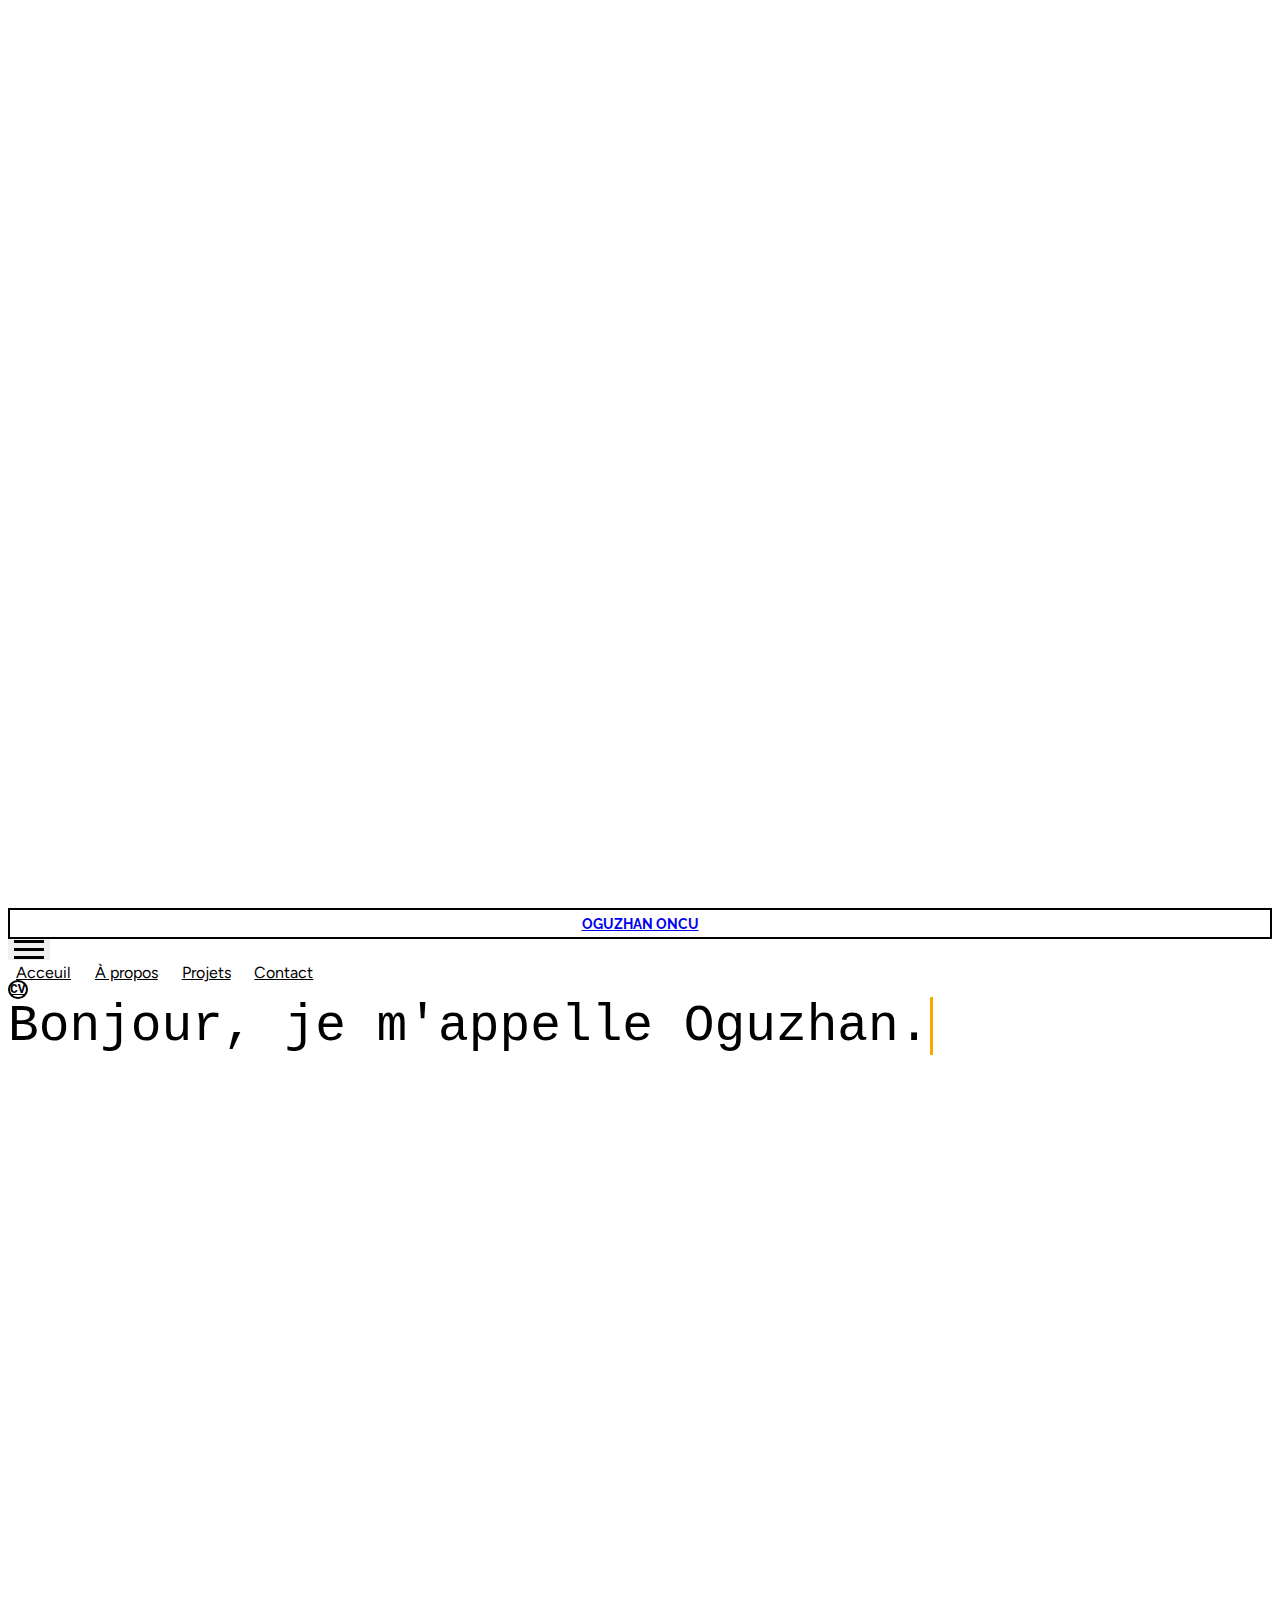
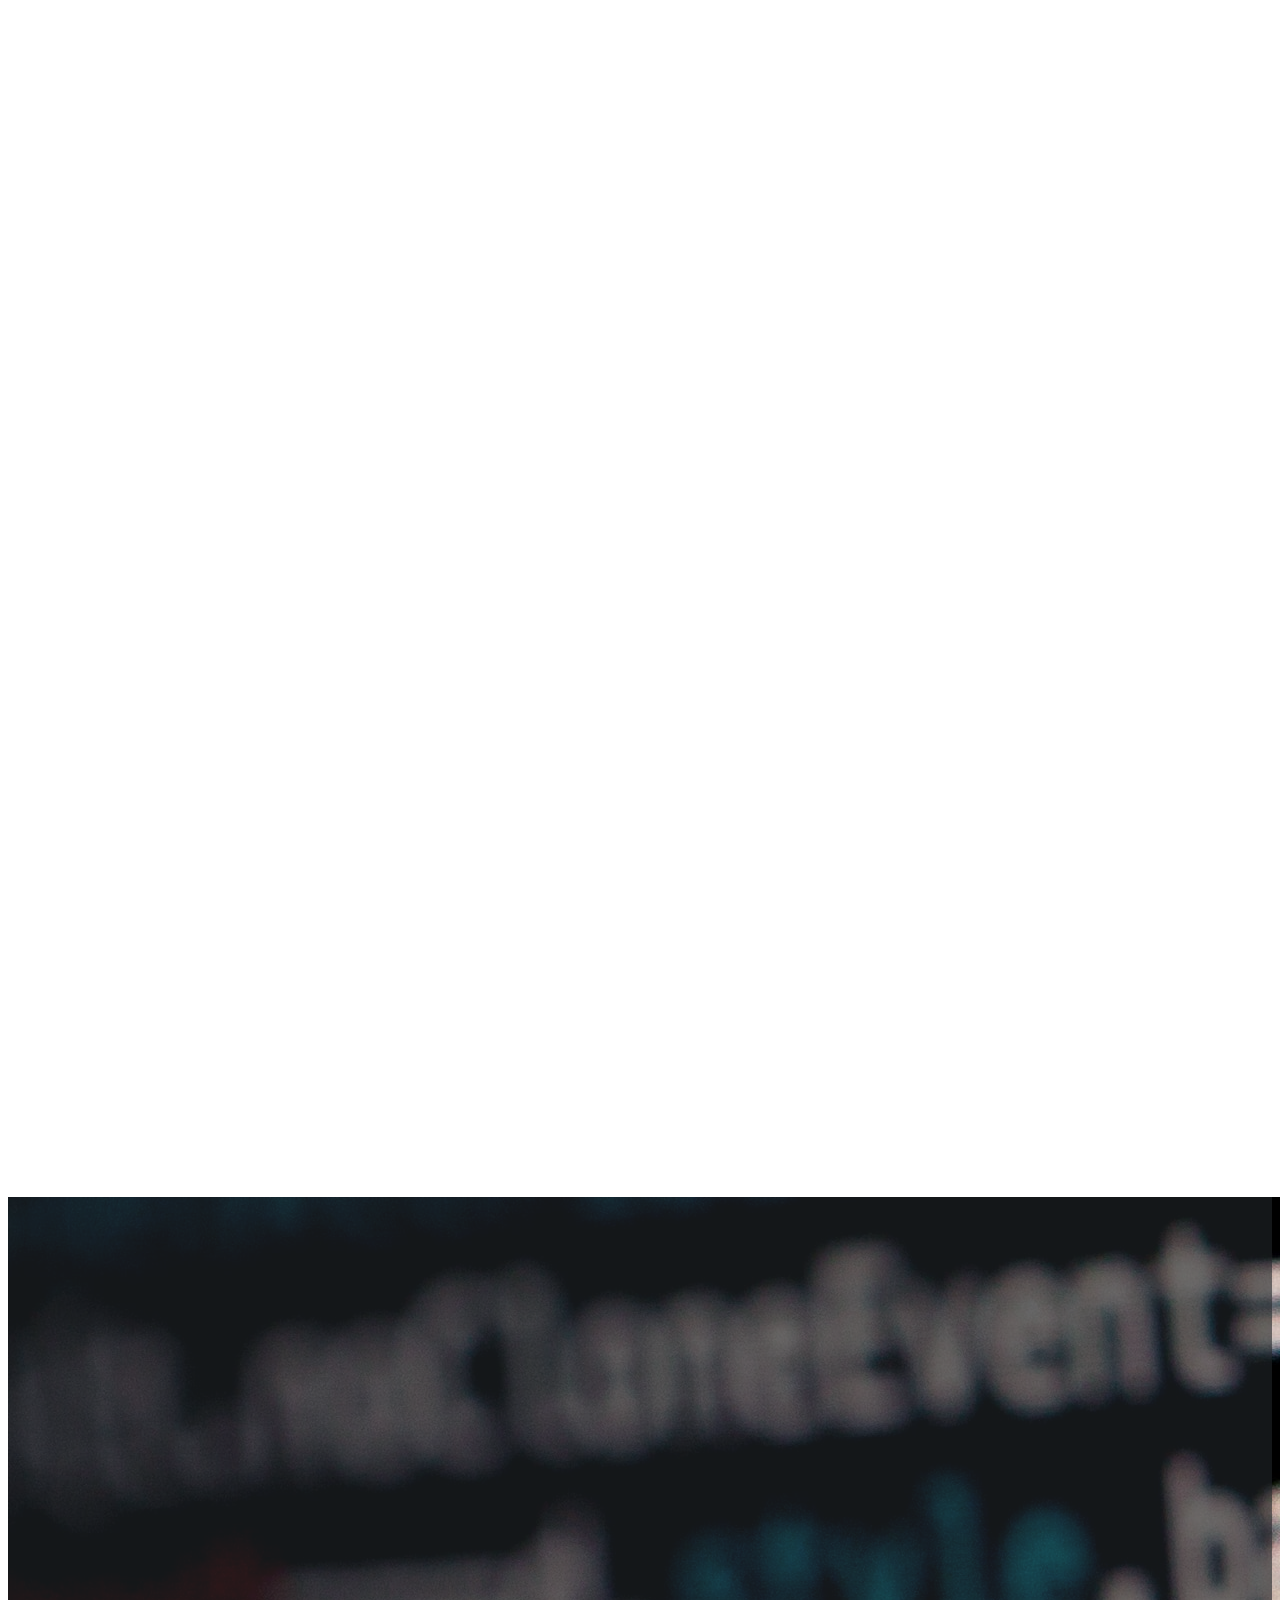
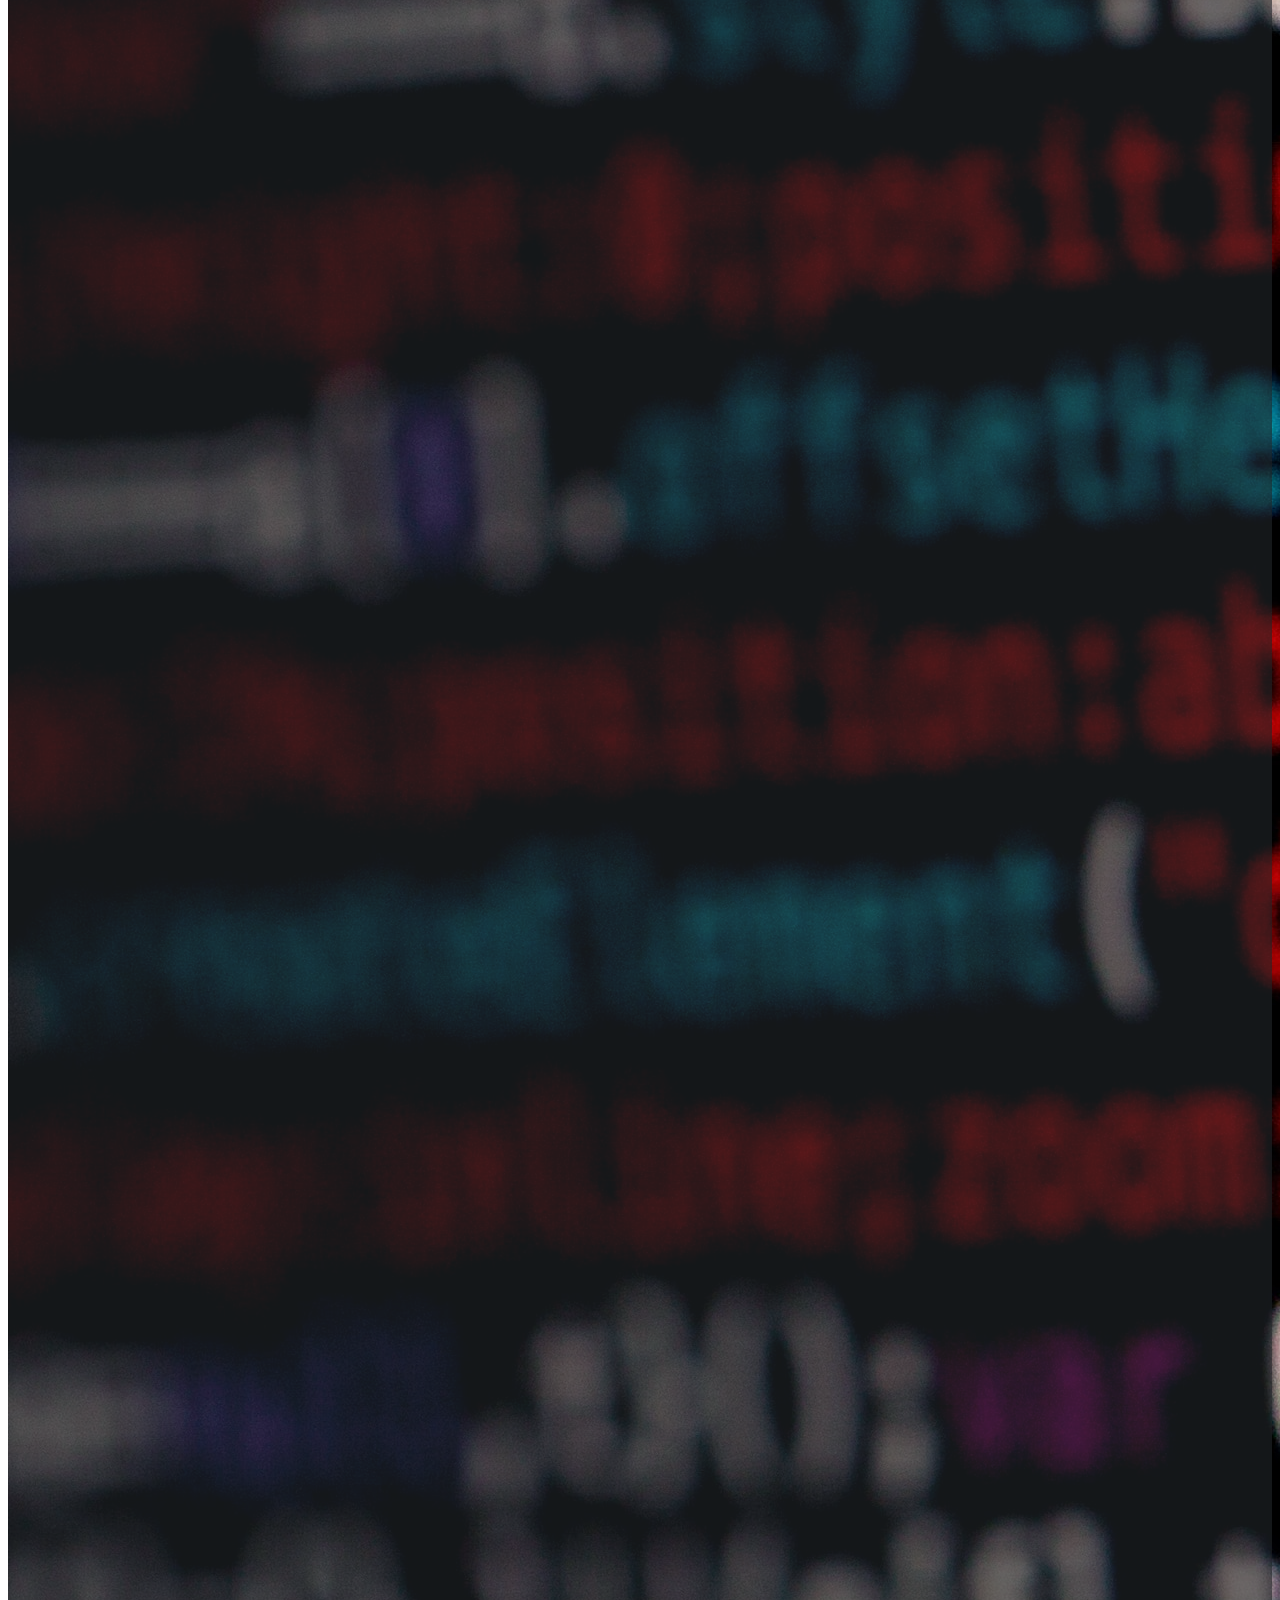
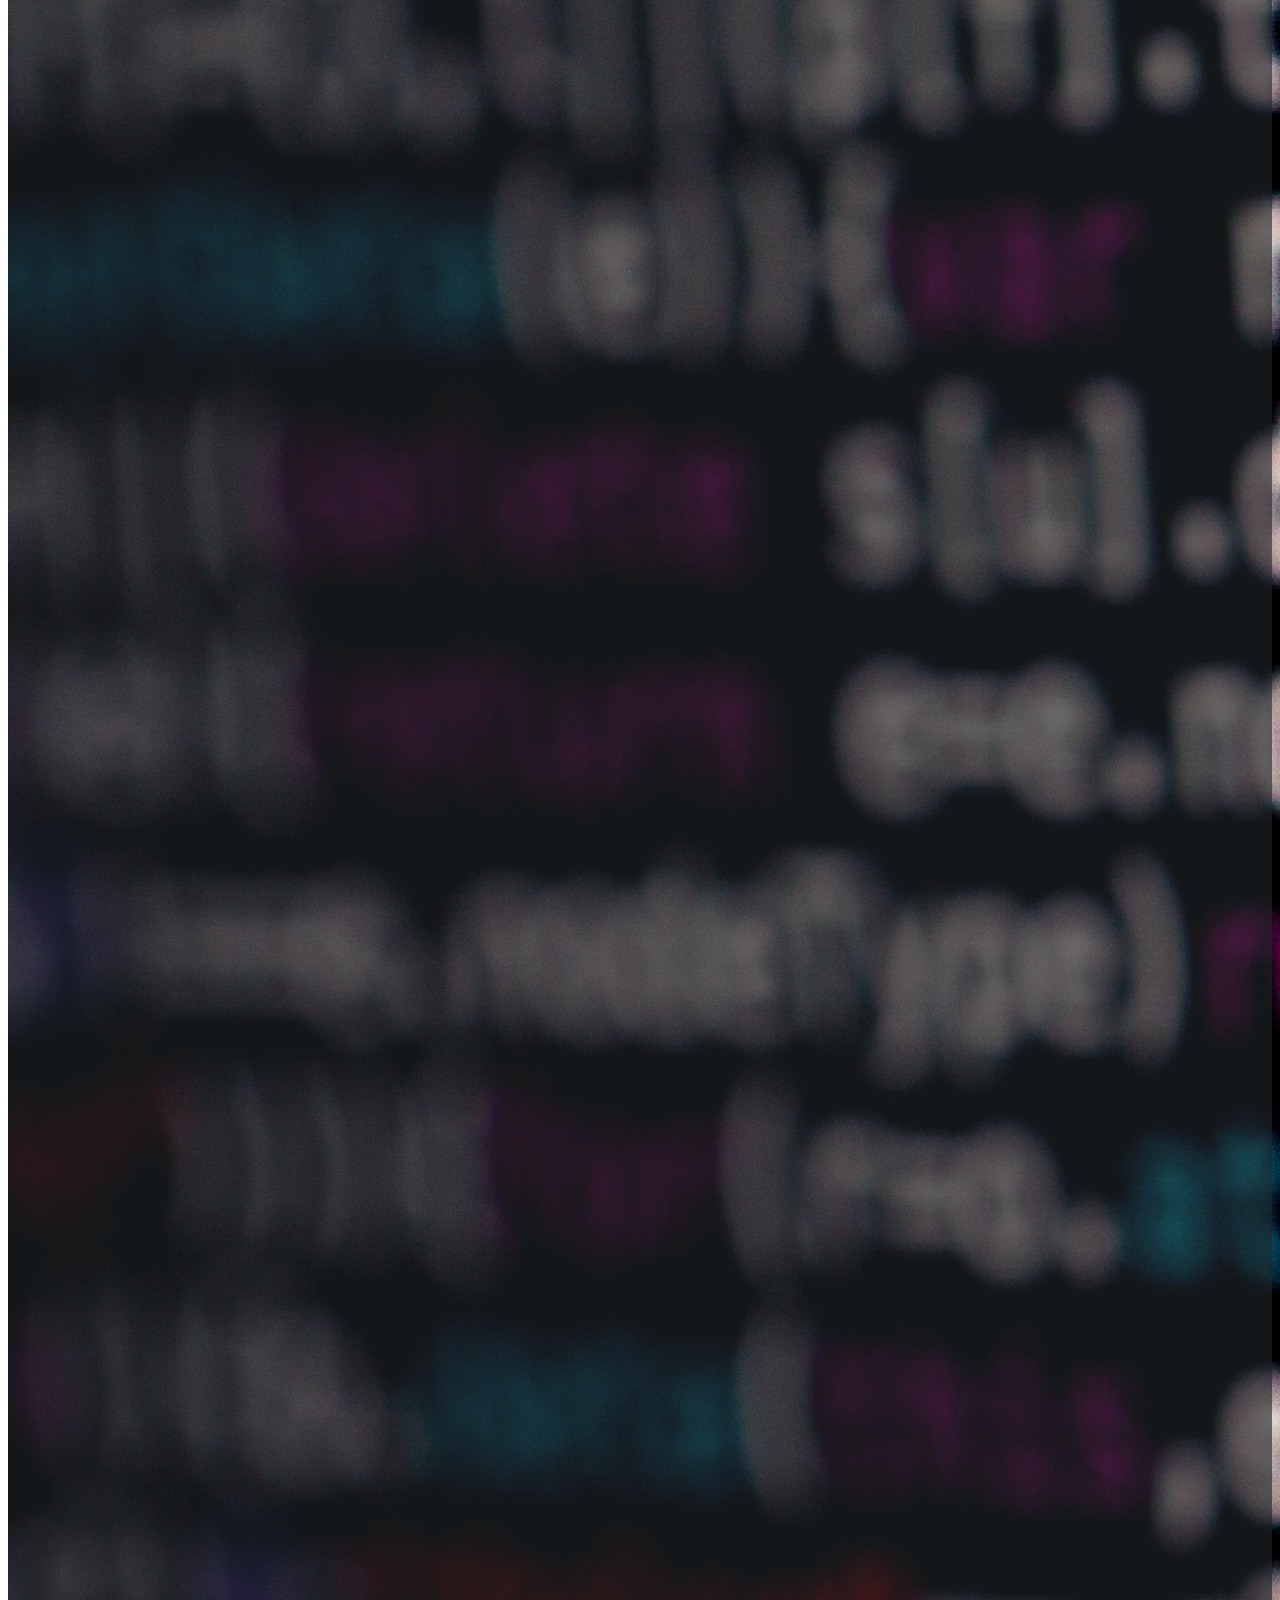
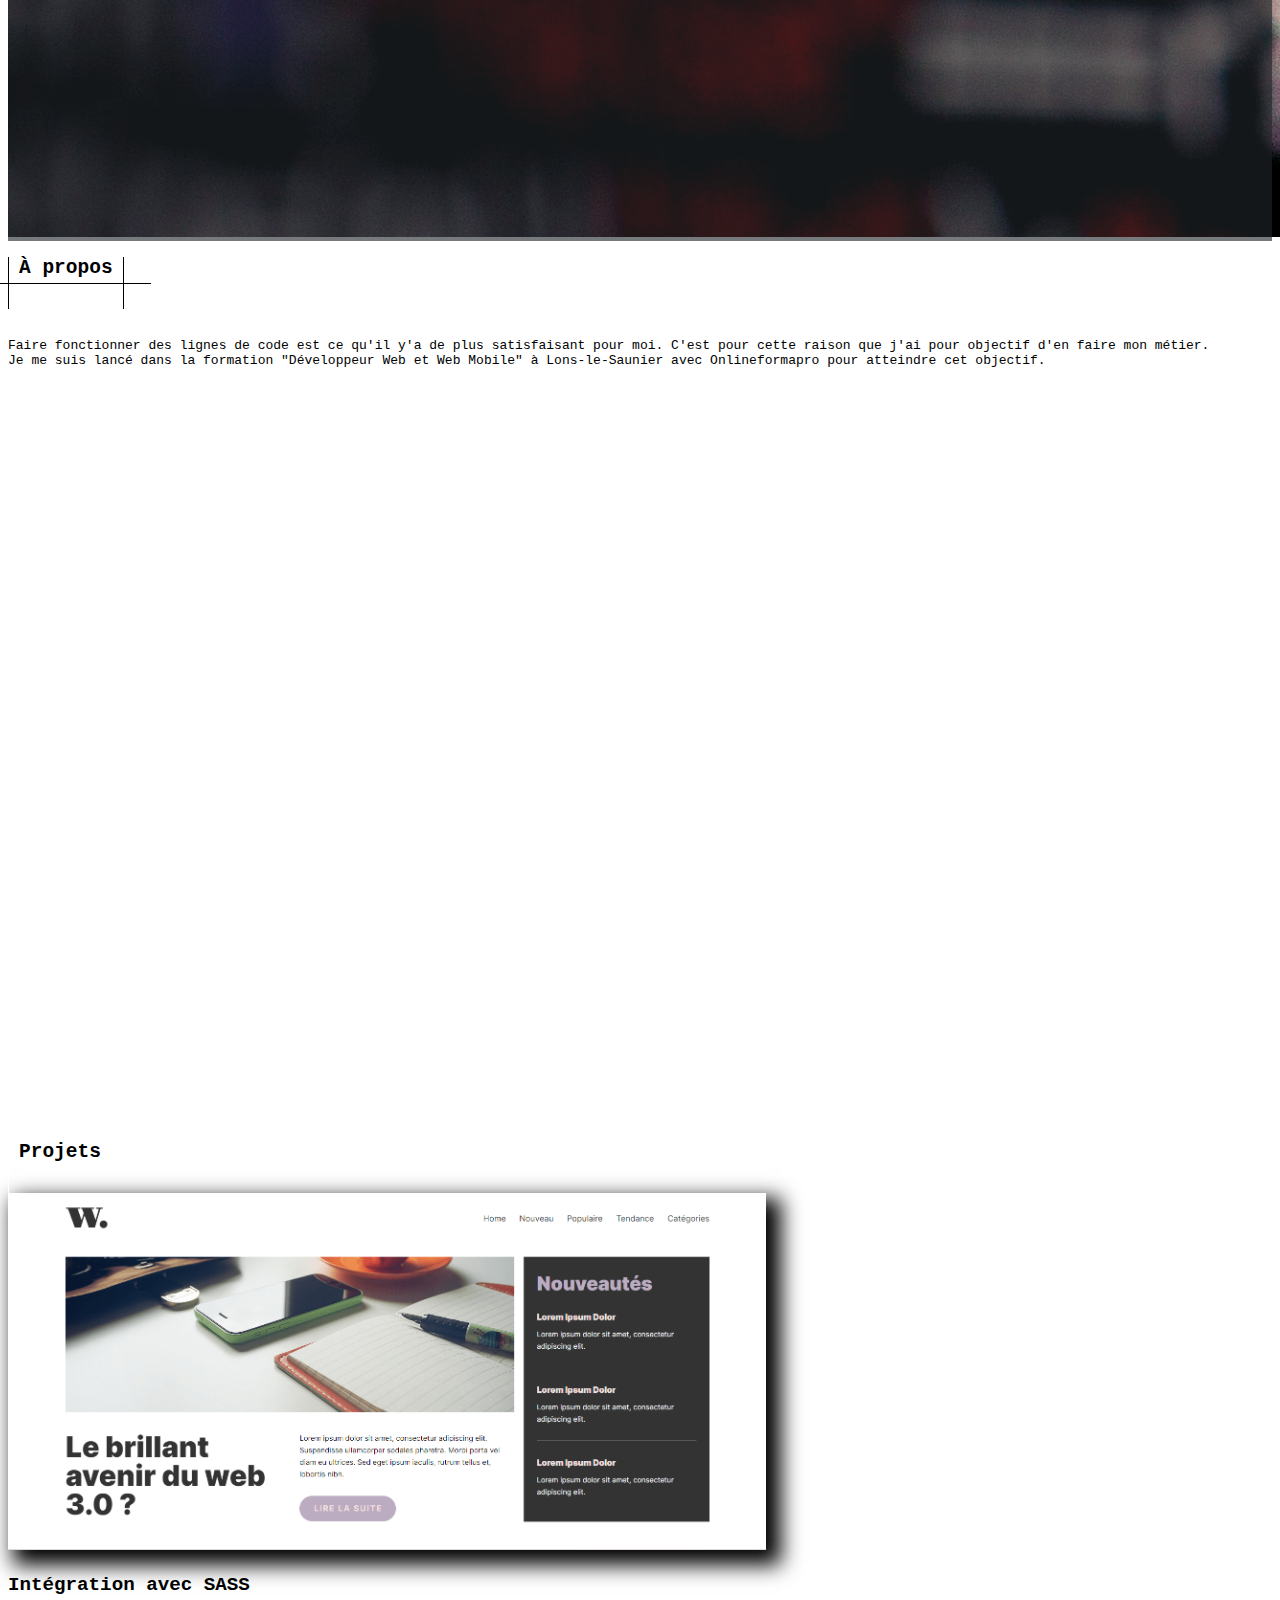
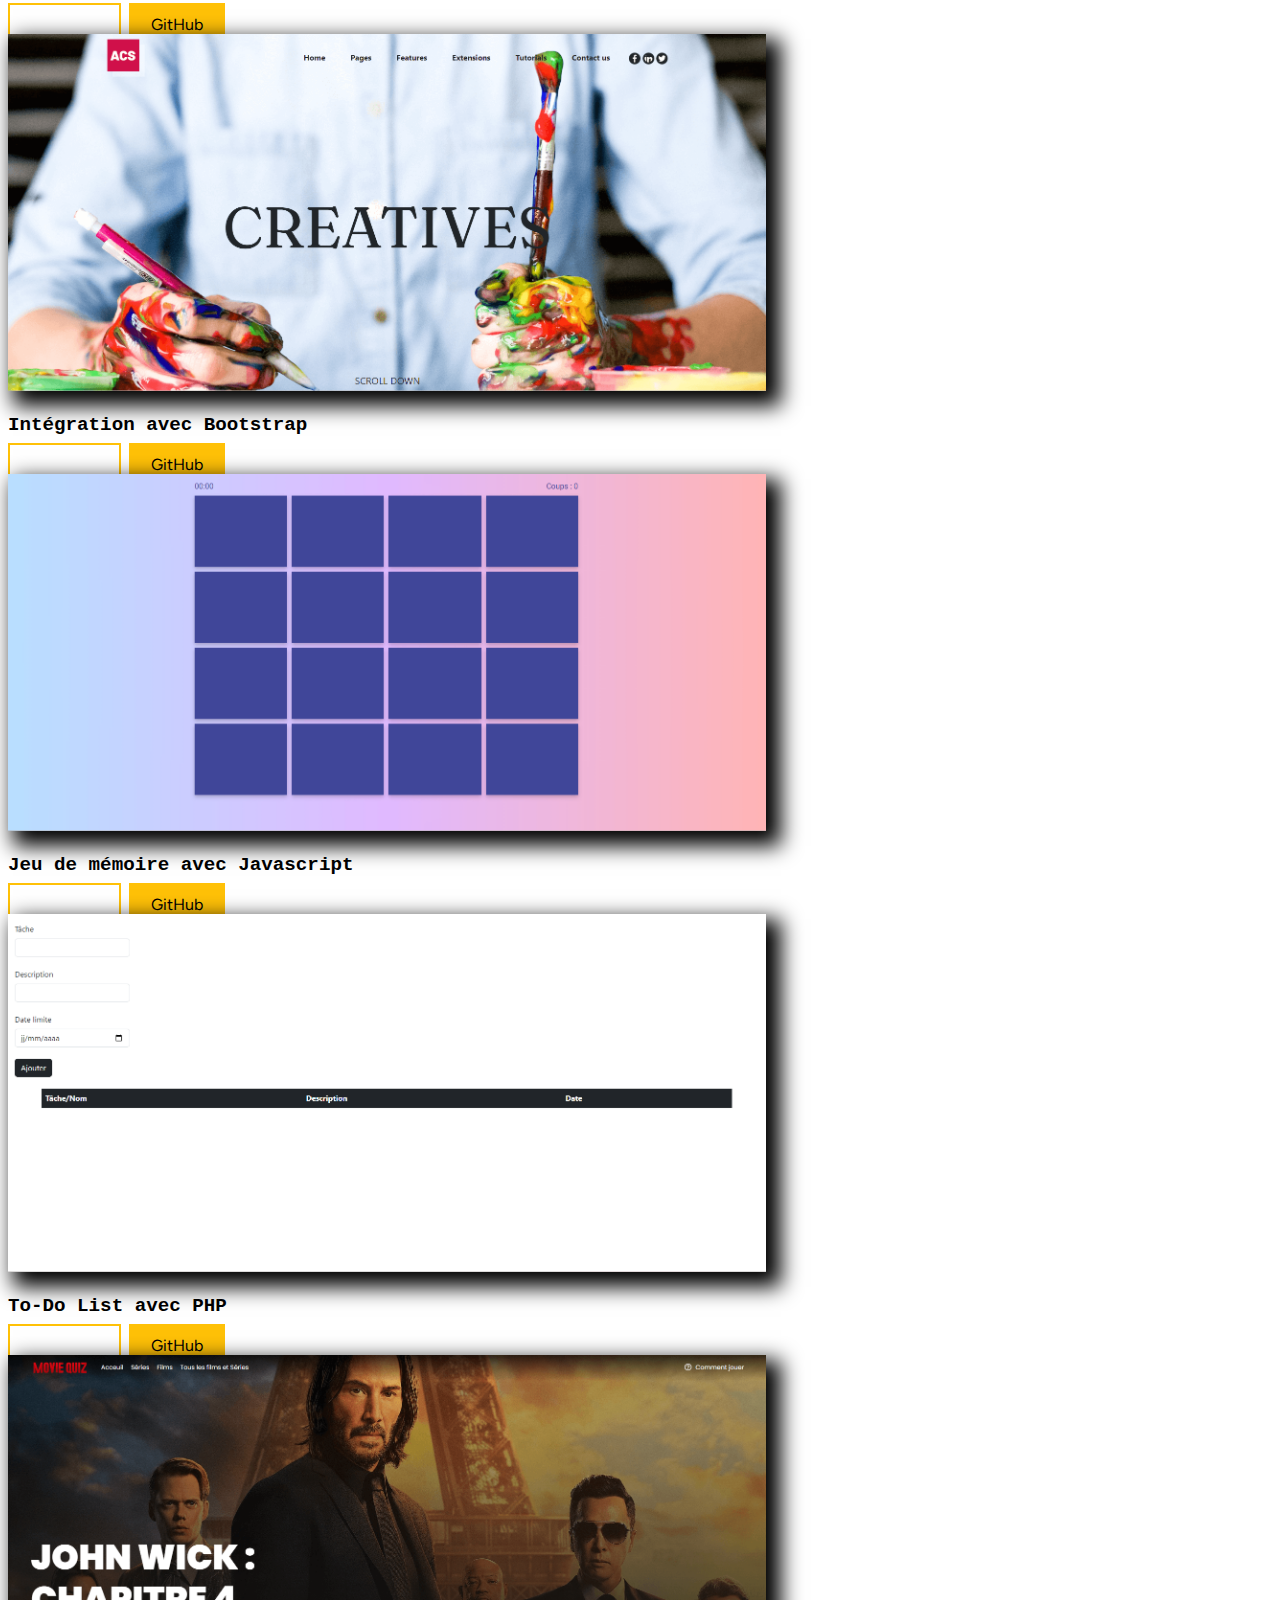
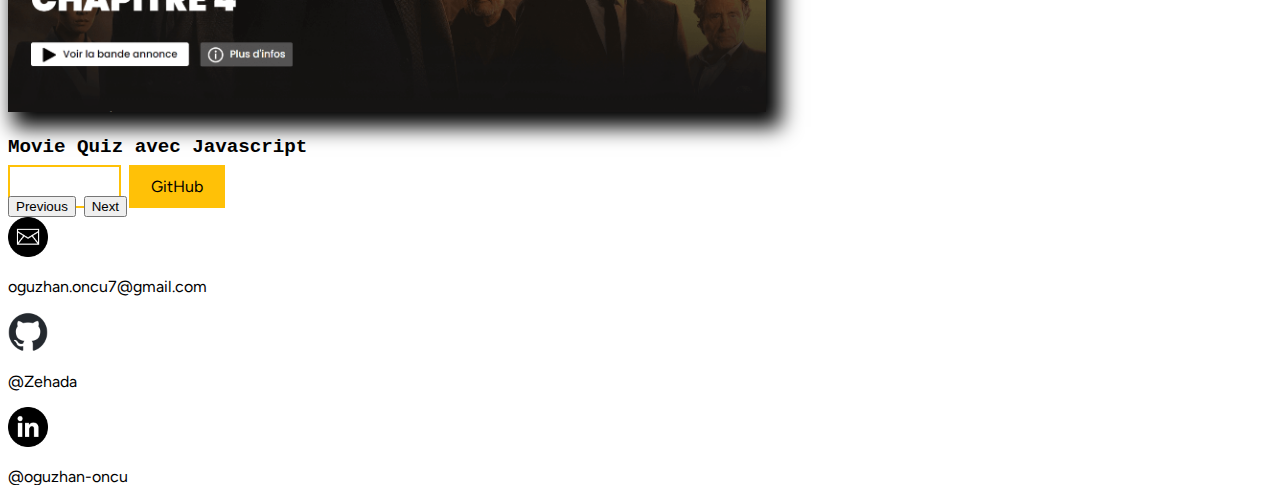
<file: index.html>
<!DOCTYPE html>
<html lang="fr">

<head>
    <meta charset="UTF-8" />
    <meta http-equiv="X-UA-Compatible" content="IE=edge" />
    <link rel="icon" type="image/x-icon" href="/favicon_io/favicon.ico" />
    <meta name="description"
        content="Je m'appelle Oguzhan, je me suis lancé dans la formation 'Développeur Web et Web Mobile' à Lons-le-Saunier pour faire de l'écriture de code mon métier. " />
    <meta name="viewport" content="width=device-width, initial-scale=1.0" />
    <link rel="preconnect" href="https://fonts.googleapis.com" />
    <link rel="preconnect" href="https://fonts.gstatic.com" crossorigin />
    <link href="https://fonts.googleapis.com/css2?family=Figtree&family=Raleway:wght@700&display=swap"
        rel="stylesheet" />
    <link href="https://cdn.jsdelivr.net/npm/bootstrap@5.3.0-alpha3/dist/css/bootstrap.min.css" rel="stylesheet"
        integrity="sha384-KK94CHFLLe+nY2dmCWGMq91rCGa5gtU4mk92HdvYe+M/SXH301p5ILy+dN9+nJOZ" crossorigin="anonymous" />
    <link rel="stylesheet" href="style.css" />
    <title>Oguzhan Oncu | Développeur Web</title>
</head>

<body>
    <div id="loader" class="bg-dark d-flex justify-content-center align-items-center">
        <h1>Oguzhan Oncu | Portfolio</h1>
    </div>
    <div id="content" class="d-none">
        <nav class="navbar navbar-expand-md fixed-top justify-content-end align-items-center navbar-warning bg-warning">
            <div class="container">
                <a class="text-decoration-none" href="#">
                    <h1 class="navbar-brand m-0">Oguzhan Oncu</h1>
                </a>
                <div class="d-flex">
                    <a id="cv-mobile" class="nav-item nav-link cv-link ms-md-4 mt-md-0 px-2 py-1" target="_blank"
                        href="images/CV-OGUZHAN-ONCU.pdf">CV</a>
                    <button class="navbar-toggler collapsed" type="button" data-bs-toggle="collapse"
                        data-bs-target="#navbarNavAltMarkup" aria-controls="navbarNavAltMarkup" aria-expanded="false"
                        aria-label="Toggle navigation">
                        <span class="toggler-icon top-bar"></span>
                        <span class="toggler-icon middle-bar"></span>
                        <span class="toggler-icon bottom-bar"></span>
                    </button>

                </div>
                <div class="collapse navbar-collapse justify-content-end" id="navbarNavAltMarkup">

                    <div class="navbar-nav d-flex align-items-center">
                        <a class="nav-item nav-link link-nav" href="#">Acceuil</a>
                        <a class="nav-item nav-link link-nav" href="#a-propos-texte">À propos</a>
                        <a class="nav-item nav-link link-nav" href="#projets">Projets</a>
                        <a class="nav-item nav-link link-nav" href="#contact">Contact</a>
                        <!-- <a class="nav-item nav-link cv-link ms-md-4 mt-2 mt-md-0 px-2 py-1" target="_blank"
                            href="images/CV-OGUZHAN-ONCU.pdf">CV</a> -->
                    </div>
                </div>
                <a id="cv-desktop" class="nav-item nav-link cv-link ms-md-4 mt-md-0 px-2 py-1" target="_blank"
                    href="images/CV-OGUZHAN-ONCU.pdf">CV</a>
            </div>
        </nav>
        <div
            class="wrapper w-100 d-flex justify-content-center align-items-center bg-dark text-white position-fixed fixed-top">
            <div class="typing-demo">Bonjour, je m'appelle Oguzhan.</div>
        </div>
        <div id="a-propos">
            <div class="row g-0">
                <div class="col-md div-image">
                    <img src="images/fond-a-propos.jpg" alt="" class="mw-100" />
                    <div class="overlay"></div>
                </div>
                <div class="bg-white a-propos-texte col-md d-flex flex-column justify-content-center align-items-center"
                    id="a-propos-texte">
                    <div class="w-75">
                        <div>
                            <h2 class="mb-5 mt-5">À propos</h2>
                        </div>
                        <p class="mb-5">
                            Faire fonctionner des lignes de code est ce qu'il y'a de plus
                            satisfaisant pour moi. C'est pour cette raison que j'ai pour
                            objectif d'en faire mon métier.<br />
                            Je me suis lancé dans la formation "Développeur Web et Web Mobile"
                            à Lons-le-Saunier avec Onlineformapro pour atteindre cet
                            objectif.
                        </p>
                        <div></div>
                    </div>
                </div>
            </div>
        </div>
        <div id="projets" class="projets bg-dark text-white d-flex flex-column justify-content-center">
            <div class="text-white d-flex justify-content-center align-items-center mt-5 mb-5">
                <h2>Projets</h2>
            </div>
            <div id="carouselExampleControls" class="carousel slide">
                <div class="carousel-inner">
                    <div class="carousel-item">
                        <div class="box d-flex flex-column justify-content-center align-items-center">
                            <img src="images/integration2.png" alt="Screenshot intégration avec SASS" />
                            <h3 class="text-center w-75 mb-5 mt-5">
                                Intégration avec SASS
                            </h3>
                            <div class="mb-5">
                                <a href="projets/integration-sass/integration-sass.html" target="blank">Découvrir</a>
                                <a class="github" href="https://github.com/Zehada/Integration-SASS"
                                    target="blank">GitHub</a>
                            </div>
                        </div>
                    </div>
                    <div class="carousel-item">
                        <div class="box d-flex flex-column justify-content-center align-items-center">
                            <img src="images/integration3.png" alt="Screenshot intégration avec Bootstrap" />
                            <h3 class="text-center w-75 mb-5 mt-5">
                                Intégration avec Bootstrap
                            </h3>
                            <div class="mb-5">
                                <a href="projets/integration-bootstrap/integration-bootstrap.html"
                                    target="blank">Découvrir</a>
                                <a class="github" href="https://github.com/Zehada/Integration-Bootstrap"
                                    target="blank">GitHub</a>
                            </div>
                        </div>
                    </div>
                    <div class="carousel-item">
                        <div class="box d-flex flex-column justify-content-center align-items-center">
                            <img src="images/integration4.png" alt="Screenshot memory game" />
                            <h3 class="text-center w-75 mb-5 mt-5">
                                Jeu de mémoire avec Javascript
                            </h3>
                            <div class="mb-5">
                                <a href="projets/Memory-game-main/memory-game.html" target="blank">Découvrir</a>
                                <a class="github" href="https://github.com/Zehada/Memory-game" target="blank">GitHub</a>
                            </div>
                        </div>
                    </div>
                    <div class="carousel-item">
                        <div class="box d-flex flex-column justify-content-center align-items-center">
                            <img src="images/to-do.png" alt="Screenshot to-do list" />
                            <h3 class="text-center w-75 mb-5 mt-5">
                                To-Do List avec PHP
                            </h3>
                            <div class="mb-5">
                                <a href="projets/to-do-list/index.php" target="blank">Découvrir</a>
                                <a class="github" href="https://github.com/Zehada/To-Do-List-PHP"
                                    target="blank">GitHub</a>
                            </div>
                        </div>
                    </div>
                    <div class="carousel-item active">
                        <div class="box d-flex flex-column justify-content-center align-items-center">
                            <img src="images/movie-quiz.png" alt="Screenshot movie quiz" />
                            <h3 class="text-center w-75 mb-5 mt-5">
                                Movie Quiz avec Javascript
                            </h3>
                            <div class="mb-5">
                                <a href="projets/movie-quiz/movie-quiz.html" target="blank">Découvrir</a>
                                <a class="github" href="https://github.com/Zehada/Movie-Quiz" target="blank">GitHub</a>
                            </div>
                        </div>
                    </div>
                </div>
                <button class="carousel-control-prev" type="button" data-bs-target="#carouselExampleControls"
                    data-bs-slide="prev">
                    <span class="carousel-control-prev-icon" aria-hidden="true"></span>
                    <span class="visually-hidden">Previous</span>
                </button>
                <button class="carousel-control-next" type="button" data-bs-target="#carouselExampleControls"
                    data-bs-slide="next">
                    <span class="carousel-control-next-icon" aria-hidden="true"></span>
                    <span class="visually-hidden">Next</span>
                </button>
            </div>
        </div>
        <div id="contact" class="d-flex flex-column flex-md-row justify-content-around align-items-center">
            <div class="d-flex justify-content-md-center align-items-center">
                <img src="images/email.png" alt="Logo email" class="me-3" />
                <p class="m-0">oguzhan.oncu7@gmail.com</p>
            </div>
            <div class="d-flex justify-content-md-center align-items-center">
                <img src="images/github-mark.png" alt="Logo GitHub" class="me-3" />
                <p class="m-0">
                    <a href="https://github.com/Zehada" target="blank">@Zehada</a>
                </p>
            </div>
            <div class="d-flex justify-content-md-center align-items-center">
                <img src="images/linkedin_logo_icon_186926.png" alt="Logo LinkedIn" class="me-3" />
                <p class="m-0">
                    <a href="https://www.linkedin.com/in/oguzhan-oncu/" target="blank">@oguzhan-oncu</a>
                </p>
            </div>
        </div>
    </div>

    <script src="https://cdn.jsdelivr.net/npm/bootstrap@5.3.0-alpha3/dist/js/bootstrap.bundle.min.js"
        integrity="sha384-ENjdO4Dr2bkBIFxQpeoTz1HIcje39Wm4jDKdf19U8gI4ddQ3GYNS7NTKfAdVQSZe"
        crossorigin="anonymous"></script>
    <script src="portfolio.js"></script>
</body>

</html>
</file>
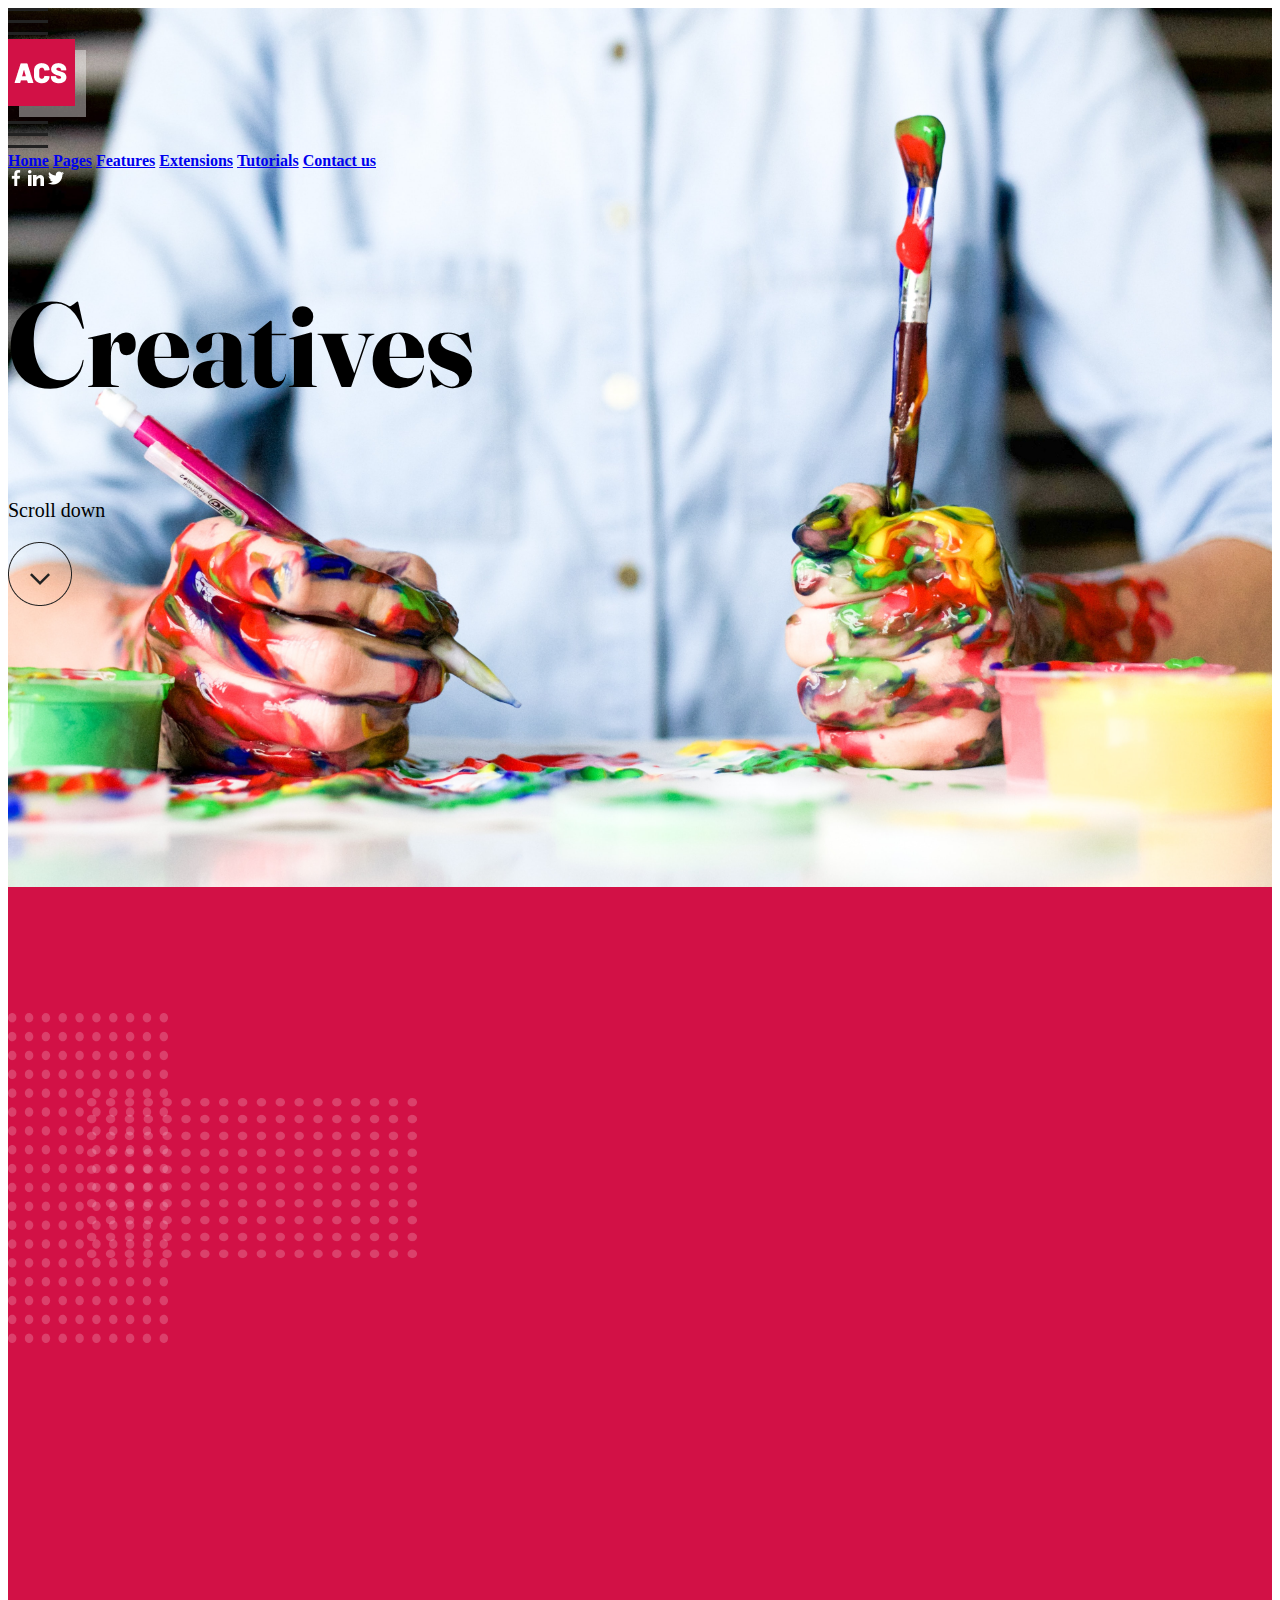
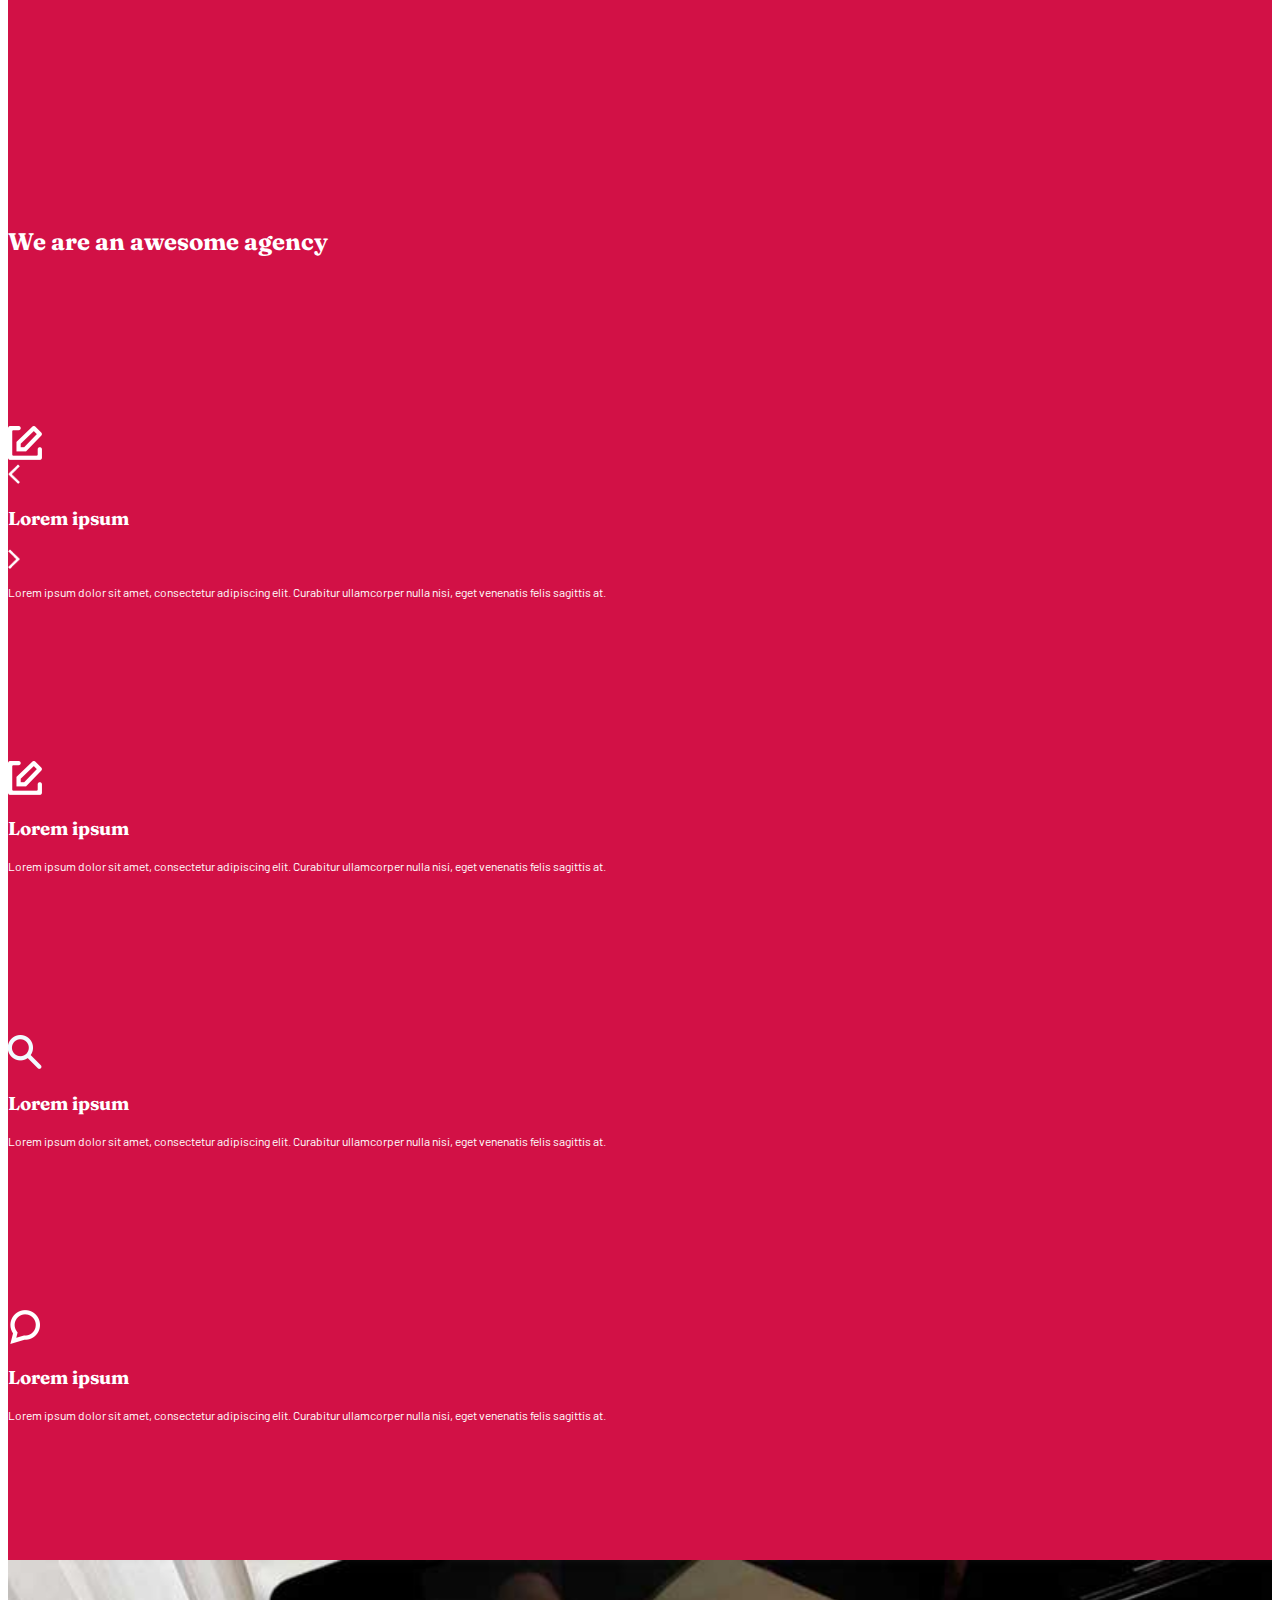
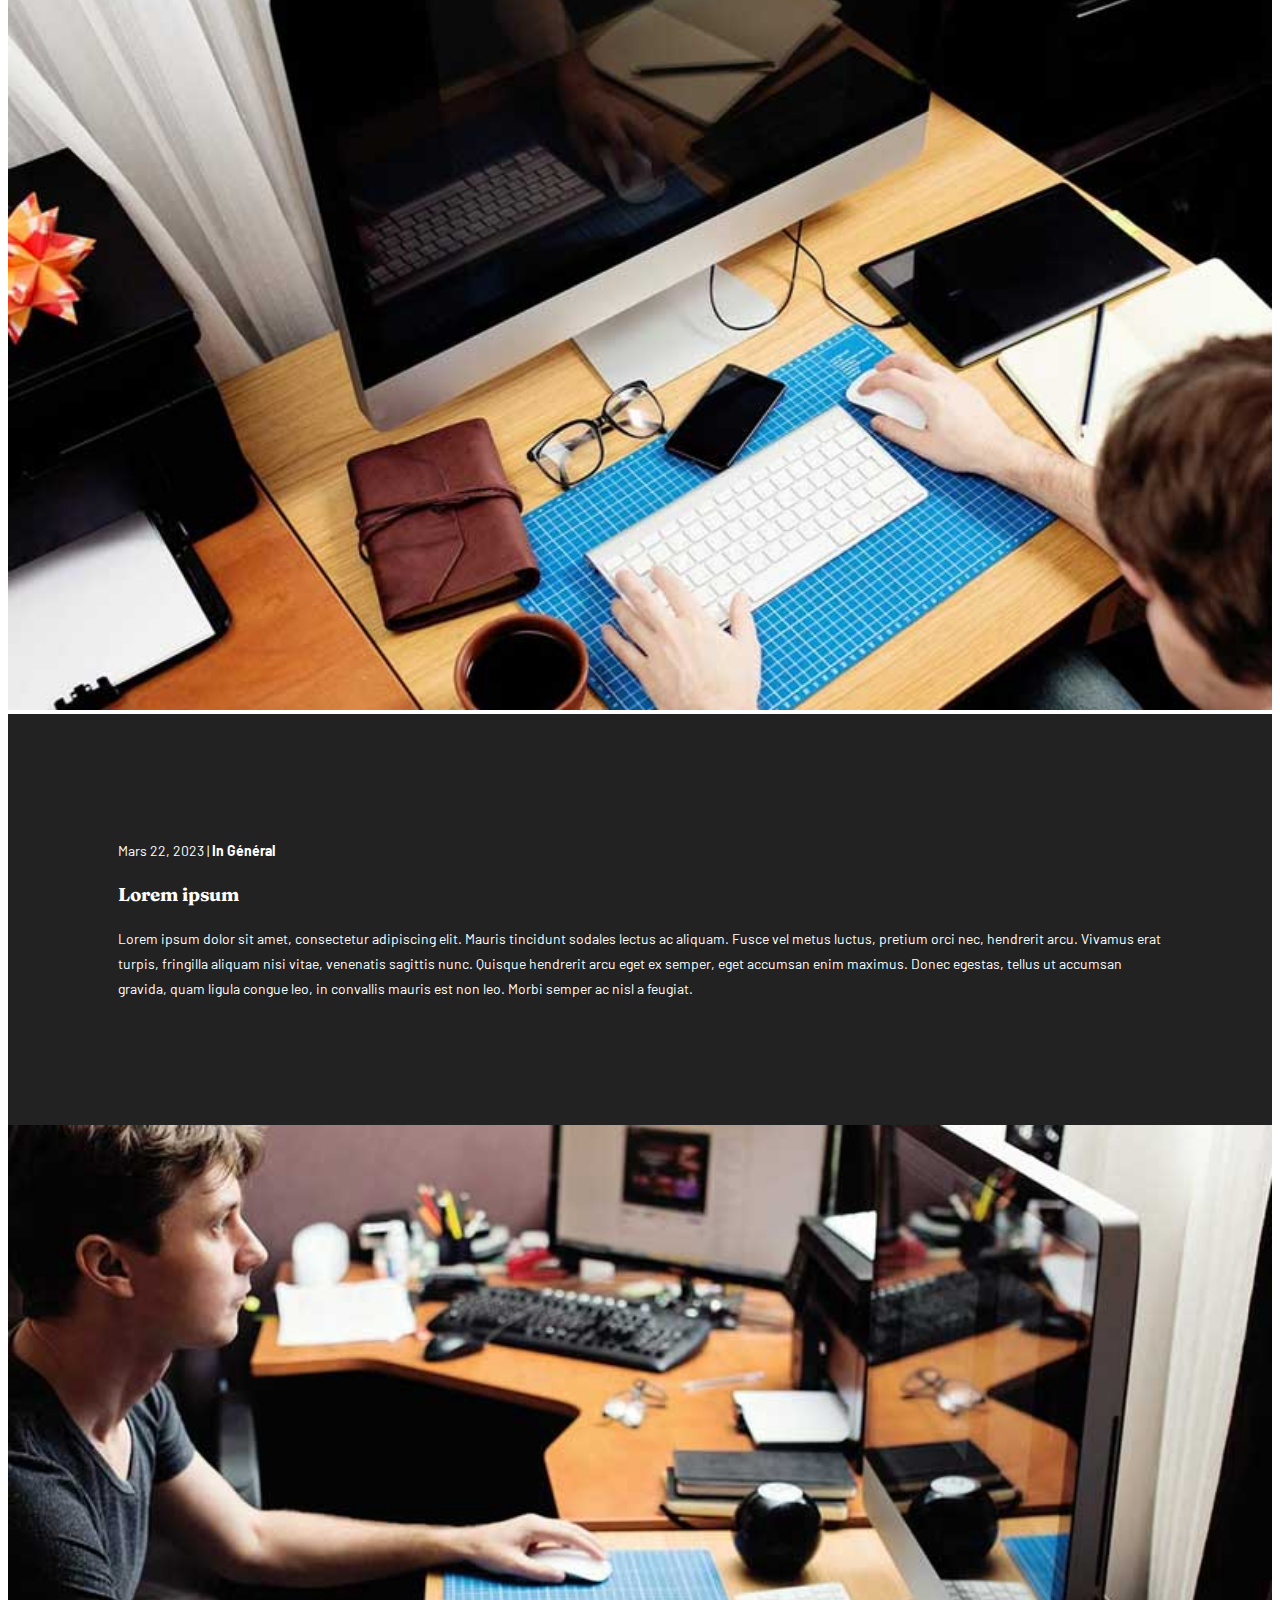
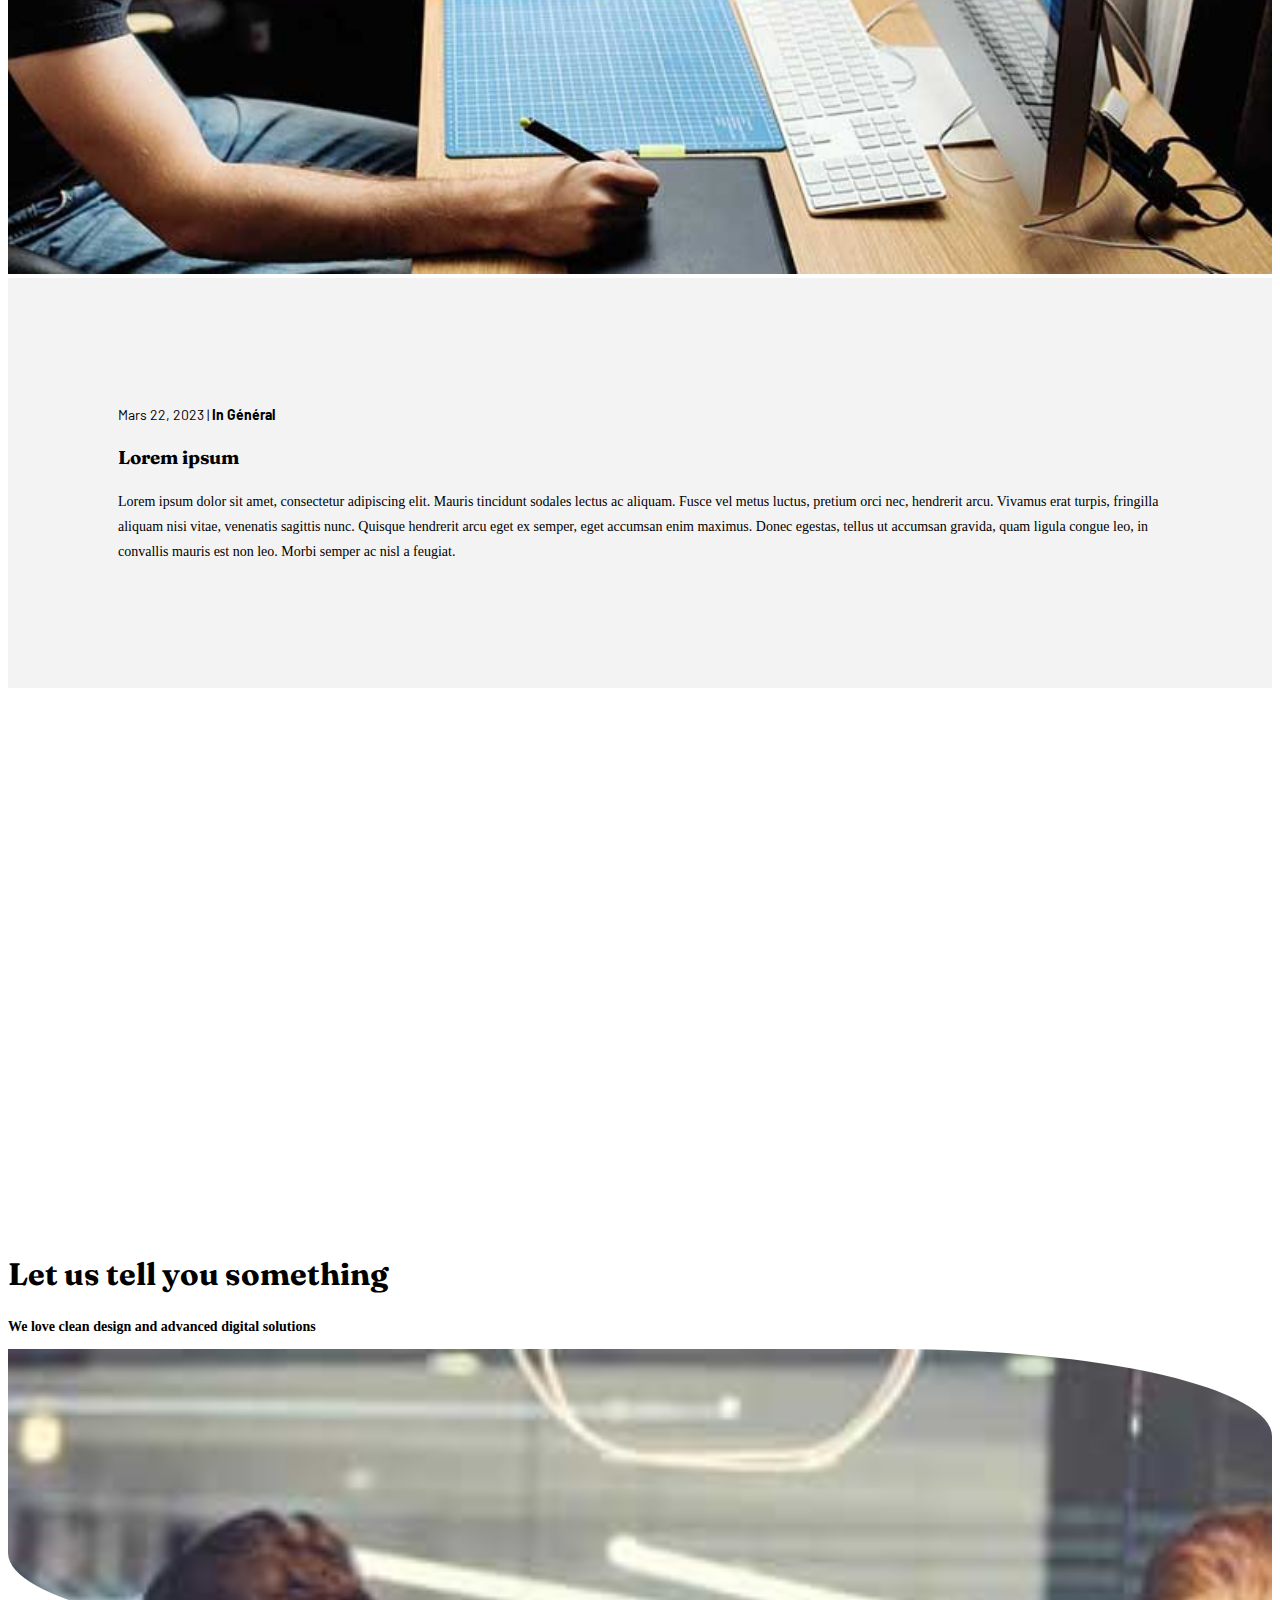
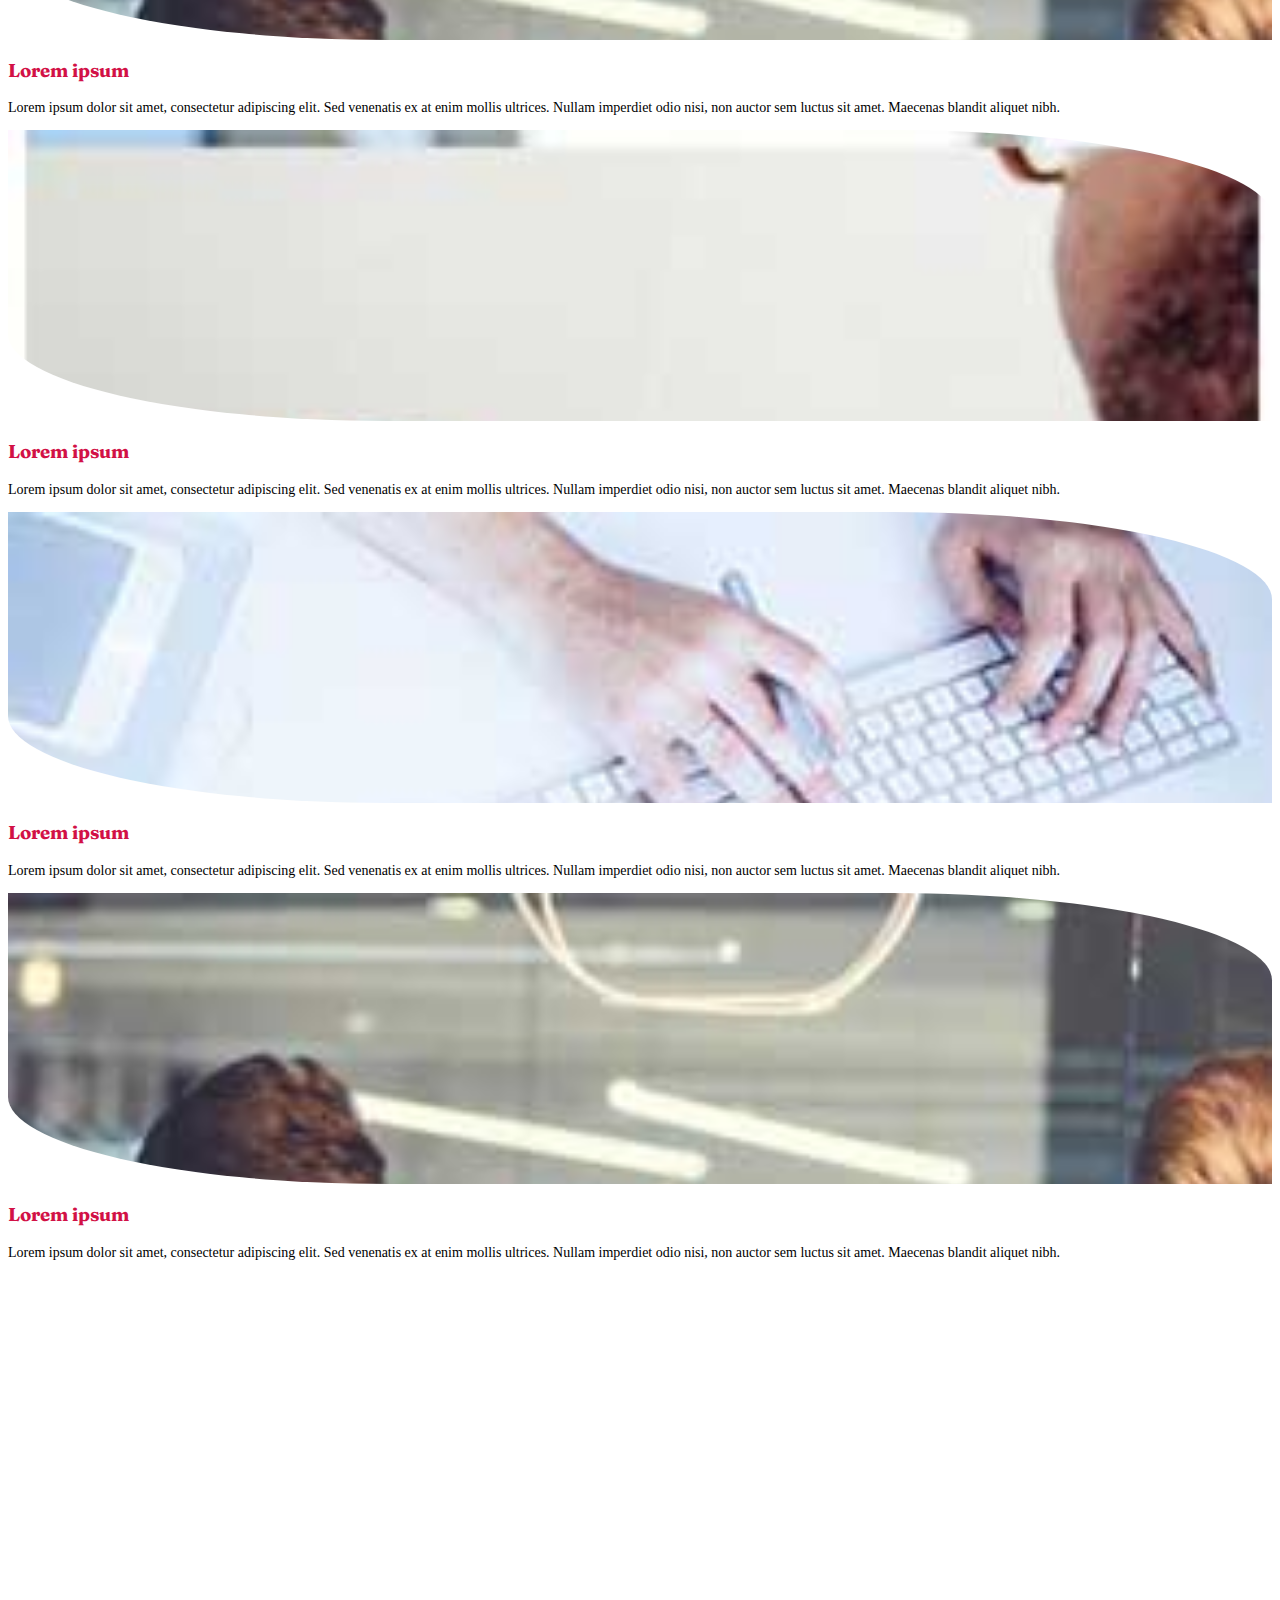
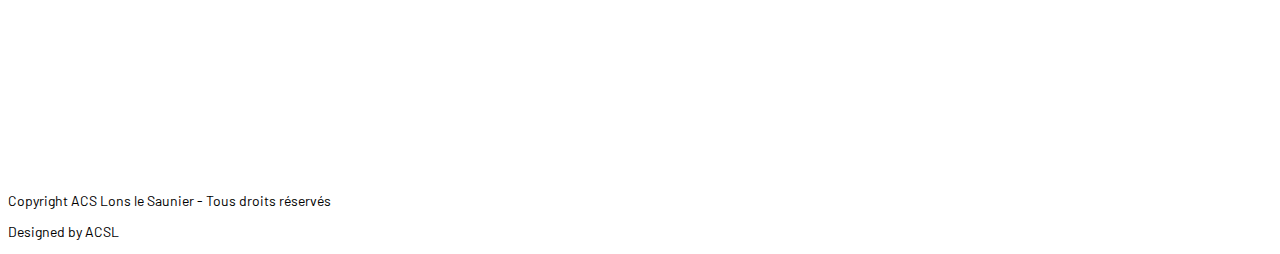
<file: projets/integration-bootstrap/index.html>
<!DOCTYPE html>
<html lang="en">
<head>
    <meta charset="UTF-8">
    <meta http-equiv="X-UA-Compatible" content="IE=edge">
    <meta name="viewport" content="width=device-width, initial-scale=1.0">
    <link rel="preconnect" href="https://fonts.googleapis.com">
    <link rel="preconnect" href="https://fonts.gstatic.com" crossorigin>
    <link href="https://fonts.googleapis.com/css2?family=Barlow:ital,wght@0,400;0,600;0,700;1,700&family=Fraunces:wght@400;700&display=swap" rel="stylesheet">
    <link href="https://cdn.jsdelivr.net/npm/bootstrap@5.3.0-alpha3/dist/css/bootstrap.min.css" rel="stylesheet" integrity="sha384-KK94CHFLLe+nY2dmCWGMq91rCGa5gtU4mk92HdvYe+M/SXH301p5ILy+dN9+nJOZ" crossorigin="anonymous">
    <link rel="stylesheet" href="style.css">
    <title>Intégration Bootstrap</title>
</head>
<body>
    <div class="premier container-fluid d-flex flex-column justify-content-between align-items-center">
        <header class="d-flex align-items-center justify-content-between w-100 m-3">
            <div class="opacity-0 d-md-none">
                <img src="images/burgerMenu.png" alt="">
            </div>
            <img id="logo-acs" src="images/LOGO.png" alt="Logo ACS">
            <div id="logo-menu" class="d-md-none">
                <img src="images/burgerMenu.png" alt="">
            </div>
            <nav class="d-md-flex d-none">
                <div class="me-3 menu1">
                    <a href="#" class="m-4 text-decoration-none text-dark">Home</a>
                    <a href="#" class="m-4 text-decoration-none text-dark">Pages</a>
                    <a href="#" class="m-4 text-decoration-none text-dark">Features</a>
                    <a href="#" class="m-4 text-decoration-none text-dark">Extensions</a>
                    <a href="#" class="m-4 text-decoration-none text-dark">Tutorials</a>
                    <a href="#" class="m-4 text-decoration-none text-dark">Contact us</a>
                </div>
                <div class="reseaux">
                    <a href="#"><img src="images/facebook.png" alt="" class="rounded-circle p-1 bg-dark"></a>
                    <a href="#"><img src="images/linkedin.png" alt="" class="rounded-circle p-1 bg-dark"></a>
                    <a href="#"><img src="images/twitter.png" alt="" class="rounded-circle p-1 bg-dark"></a>
                </div>
            </nav>
        </header>
        <h1 class="text-center text-uppercase">Creatives</h1>
        <div>
            <p class="mb-4 text-uppercase scrolldown">Scroll down</p>
            <img src="images/Group 1.png" alt="Bouton scrolldown" class="mb-5 d-block mx-auto">
        </div>
    </div>
    <div class="deuxieme container-fluid d-flex flex-column align-items-center position-relative">
        <img class="deco position-absolute" src="images/Component 2.png" alt="">
        <img class="deco2 position-absolute" src="images/Component 2.png" alt="">
        <div class="position-relative">
            <p class="w position-absolute">W</p>
            <h2 class="display-5 text-uppercase text-center">We are an awesome agency</h2>
        </div>
        <div class="row">
            <div class="d-flex flex-column align-items-center col-md-3">
                <img src="images/write.png" alt="Logo" class="logo-lorem">
                <div class="chevron d-flex justify-content-between justify-content-md-center w-100 mt-4">
                    <img src="images/gauche.png" alt="chevron" class="chevrons d-md-none">
                    <h3 class="text-uppercase h3">Lorem ipsum</h3>
                    <img src="images/droite.png" alt="chevron" class="chevrons d-md-none">
                </div>
                <p class="ipsum mt-4 w-75 text-center">Lorem ipsum dolor sit amet, consectetur adipiscing elit. Curabitur ullamcorper nulla nisi, eget venenatis felis sagittis at. </p>
            </div>
            <div class="d-md-flex d-none flex-column align-items-center col-md-3">
                <img src="images/write.png" alt="Logo" class="logo-lorem">
                <h3 class="text-uppercase h3 mt-4">Lorem ipsum</h3>
                <p class="ipsum mt-4 w-75 text-center">Lorem ipsum dolor sit amet, consectetur adipiscing elit. Curabitur ullamcorper nulla nisi, eget venenatis felis sagittis at. </p>
            </div>
            <div class="d-md-flex d-none flex-column align-items-center col-md-3">
                <img src="images/search.png" alt="Logo" class="logo-lorem">
                <h3 class="text-uppercase h3 mt-4">Lorem ipsum</h3>
                <p class="ipsum mt-4 w-75 text-center">Lorem ipsum dolor sit amet, consectetur adipiscing elit. Curabitur ullamcorper nulla nisi, eget venenatis felis sagittis at. </p>
            </div>
            <div class="d-md-flex d-none flex-column align-items-center col-md-3">
                <img src="images/say.png" alt="Logo" class="logo-lorem">
                <h3 class="text-uppercase h3 mt-4">Lorem ipsum</h3>
                <p class="ipsum mt-4 w-75 text-center">Lorem ipsum dolor sit amet, consectetur adipiscing elit. Curabitur ullamcorper nulla nisi, eget venenatis felis sagittis at. </p>
            </div>
        </div>
    </div>
    <div class="troisieme row flex-row-reverse g-0">
        <div class="col-md-6">
            <img src="images/img01.jpg" alt="Image bureau">
        </div>
        <div class="col-md-6 date-text">
        <p class="date px-3">Mars 22, 2023 | <span class="font-italic">In Général</span></p>
        <h3 class="text-uppercase h4 mt-4 px-3">Lorem ipsum</h3>
        <p class="mt-4 px-3">Lorem ipsum dolor sit amet, consectetur adipiscing elit. Mauris tincidunt sodales lectus ac aliquam. Fusce vel metus luctus, pretium orci nec, hendrerit arcu. Vivamus erat turpis, fringilla aliquam nisi vitae, venenatis sagittis nunc. Quisque hendrerit arcu eget ex semper, eget accumsan enim maximus. Donec egestas, tellus ut accumsan gravida, quam ligula congue leo, in convallis mauris est non leo. Morbi semper ac nisl a feugiat. </p>
        </div>
    </div>
    <div class="quatrieme row g-0">
        <div class="col-md-6">
            <img src="images/img02.jpg" alt="Photo bureau">
        </div>
        <div class="col-md-6 date-text ligne">
            <p class="date px-3">Mars 22, 2023 | <span class="font-italic">In Général</span></p>
            <h3 class="text-uppercase h4 mt-4 px-3">Lorem ipsum</h3>
            <p class="mt-4 px-3">Lorem ipsum dolor sit amet, consectetur adipiscing elit. Mauris tincidunt sodales lectus ac aliquam. Fusce vel metus luctus, pretium orci nec, hendrerit arcu. Vivamus erat turpis, fringilla aliquam nisi vitae, venenatis sagittis nunc. Quisque hendrerit arcu eget ex semper, eget accumsan enim maximus. Donec egestas, tellus ut accumsan gravida, quam ligula congue leo, in convallis mauris est non leo. Morbi semper ac nisl a feugiat. </p>
        </div> 
    </div>
    <div class="cinquieme">
        <div class="text-b d-flex justify-content-center position-relative text-center">
            <p class="b position-absolute">B</p>
            <h2 class="text-uppercase w-50">Let us tell you something</h2>
        </div>
        <p class="h1 m-1 mt-5 text-center">We love clean design and advanced digital solutions</p>
    </div>
    <div class="row px-md-5 m-0">
    <div class="sixieme col-md">
        <div class="image m-auto mt-5">
        </div>
        <h3 class="text-uppercase text-center mt-4">Lorem ipsum</h3>
        <p class="text-center m-3 mt-4">Lorem ipsum dolor sit amet, consectetur adipiscing elit. Sed venenatis ex at enim mollis ultrices. Nullam imperdiet odio nisi, non auctor sem luctus sit amet. Maecenas blandit aliquet nibh. </p>
    </div>
    <div class="sixieme un col-md">
        <div class="image m-auto mt-5">
        </div>
        <h3 class="text-uppercase text-center mt-4">Lorem ipsum</h3>
        <p class="text-center m-3 mt-4">Lorem ipsum dolor sit amet, consectetur adipiscing elit. Sed venenatis ex at enim mollis ultrices. Nullam imperdiet odio nisi, non auctor sem luctus sit amet. Maecenas blandit aliquet nibh. </p>
    </div>
    <div class="sixieme deux col-md">
        <div class="image m-auto mt-5">
        </div>
        <h3 class="text-uppercase text-center mt-4">Lorem ipsum</h3>
        <p class="text-center m-3 mt-4">Lorem ipsum dolor sit amet, consectetur adipiscing elit. Sed venenatis ex at enim mollis ultrices. Nullam imperdiet odio nisi, non auctor sem luctus sit amet. Maecenas blandit aliquet nibh. </p>
    </div>
    <div class="sixieme trois col-md">
        <div class="image m-auto mt-5">
        </div>
        <h3 class="text-uppercase text-center mt-4">Lorem ipsum</h3>
        <p class="text-center m-3 mt-4">Lorem ipsum dolor sit amet, consectetur adipiscing elit. Sed venenatis ex at enim mollis ultrices. Nullam imperdiet odio nisi, non auctor sem luctus sit amet. Maecenas blandit aliquet nibh. </p>
    </div>
    </div>
    <div class="septieme container-fluid p-0 m-0">
        <iframe src="https://www.google.com/maps/embed?pb=!1m18!1m12!1m3!1d3255.9023151653205!2d5.54792488824695!3d46.66869766282857!2m3!1f0!2f0!3f0!3m2!1i1024!2i768!4f13.1!3m3!1m2!1s0x478cd7a7a8277c55%3A0x6f060079f1e18a22!2sCampus%20num%C3%A9rique!5e0!3m2!1sfr!2sfr!4v1681730630720!5m2!1sfr!2sfr" width="600" height="450" style="border:0;" allowfullscreen="" loading="lazy" referrerpolicy="no-referrer-when-downgrade"></iframe>
        <div class="bg-dark text-white text-center p-4 d-md-flex justify-content-around align-items-center">
            <p class="mb-4">Copyright ACS Lons le Saunier - Tous droits réservés</p>
            <p>Designed by ACSL</p>
        </div>
    </div>
</body>
</html>
</file>
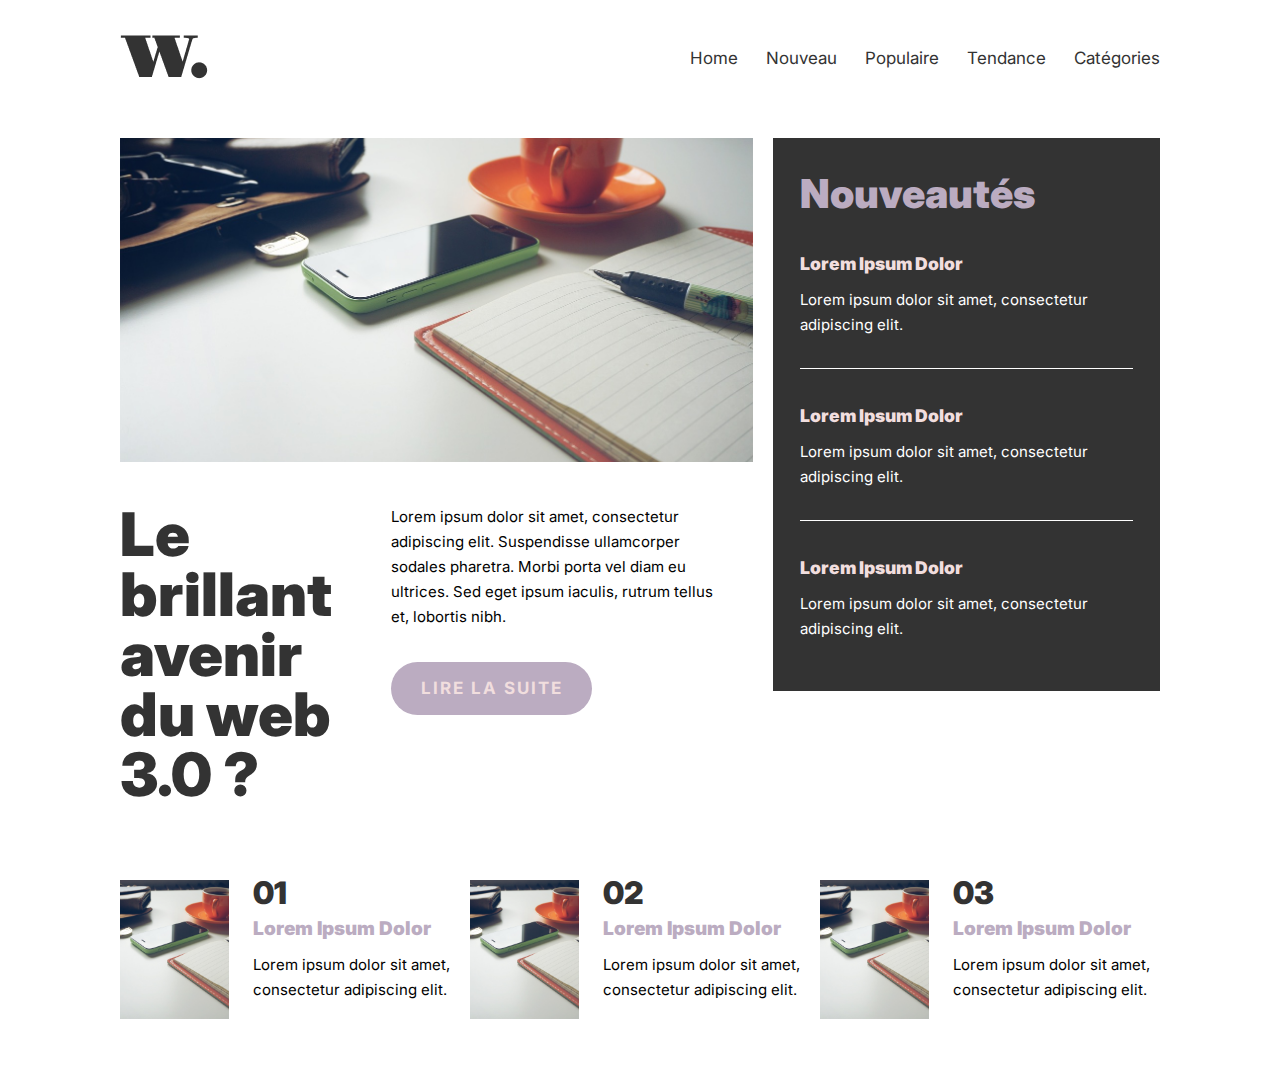
<file: projets/integration-sass/index.html>
<!DOCTYPE html>
<html lang="en">
<head>
    <meta charset="UTF-8">
    <meta http-equiv="X-UA-Compatible" content="IE=edge">
    <meta name="viewport" content="width=device-width, initial-scale=1.0">
    <link rel="preconnect" href="https://fonts.googleapis.com">
    <link rel="preconnect" href="https://fonts.gstatic.com" crossorigin>
    <link href="https://fonts.googleapis.com/css2?family=Inter:wght@400;700;900&display=swap" rel="stylesheet">
    <link rel="stylesheet" href="css/style.css">
    <title>SASS</title>
</head>
<body>
    <header>
        <img src="images/w.png" alt="Logo W." id="logo-w">
        <img src="images/logo-menu.png" alt="Logo du menu" id="logo-menu">
        <nav>
            <p>Home</p>
            <p>Nouveau</p>
            <p>Populaire</p>
            <p>Tendance</p>
            <p>Catégories</p>
        </nav>
    </header>
    <main>
        <section>
            <img src="images/purse.jpg" alt="Photo d'un bureau de travail">
            <div class="titre">
                <h1>Le brillant avenir du web 3.0 ?</h1>
                <div class="parag">
                    <p>Lorem ipsum dolor sit amet, consectetur adipiscing elit. Suspendisse ullamcorper sodales pharetra. Morbi porta vel diam eu ultrices. Sed eget ipsum iaculis, rutrum tellus et, lobortis nibh.</p>
                    <p class="boutton">Lire la suite</p>
                </div>
            </div>
        </section>
        <aside>
            <h2>Nouveautés</h2>
            <div>
                <h3>Lorem Ipsum Dolor</h3>
                <p>Lorem ipsum dolor sit amet, consectetur adipiscing elit.</p>
            </div>
            <div>
                <h3>Lorem Ipsum Dolor</h3>
                <p>Lorem ipsum dolor sit amet, consectetur adipiscing elit.</p>
            </div>
            <div>
                <h3>Lorem Ipsum Dolor</h3>
                <p>Lorem ipsum dolor sit amet, consectetur adipiscing elit.</p>
            </div>
        </aside>
    </main>
    <footer>
        <div class="box">
            <img src="images/purse.jpg" alt="Photo d'un bureau de travail">
            <div>
                <h2>01</h2>
                <h3>Lorem Ipsum Dolor</h3>
                <p>Lorem ipsum dolor sit amet, consectetur adipiscing elit.</p>
            </div>
        </div>
        <div class="box">
            <img src="images/purse.jpg" alt="Photo d'un bureau de travail">
            <div>
                <h2>02</h2>
                <h3>Lorem Ipsum Dolor</h3>
                <p>Lorem ipsum dolor sit amet, consectetur adipiscing elit.</p>
            </div>
        </div>
        <div class="box">
            <img src="images/purse.jpg" alt="Photo d'un bureau de travail">
            <div>
                <h2>03</h2>
                <h3>Lorem Ipsum Dolor</h3>
                <p>Lorem ipsum dolor sit amet, consectetur adipiscing elit.</p>
            </div>
        </div>
    </footer>
</body>
</html>
</file>
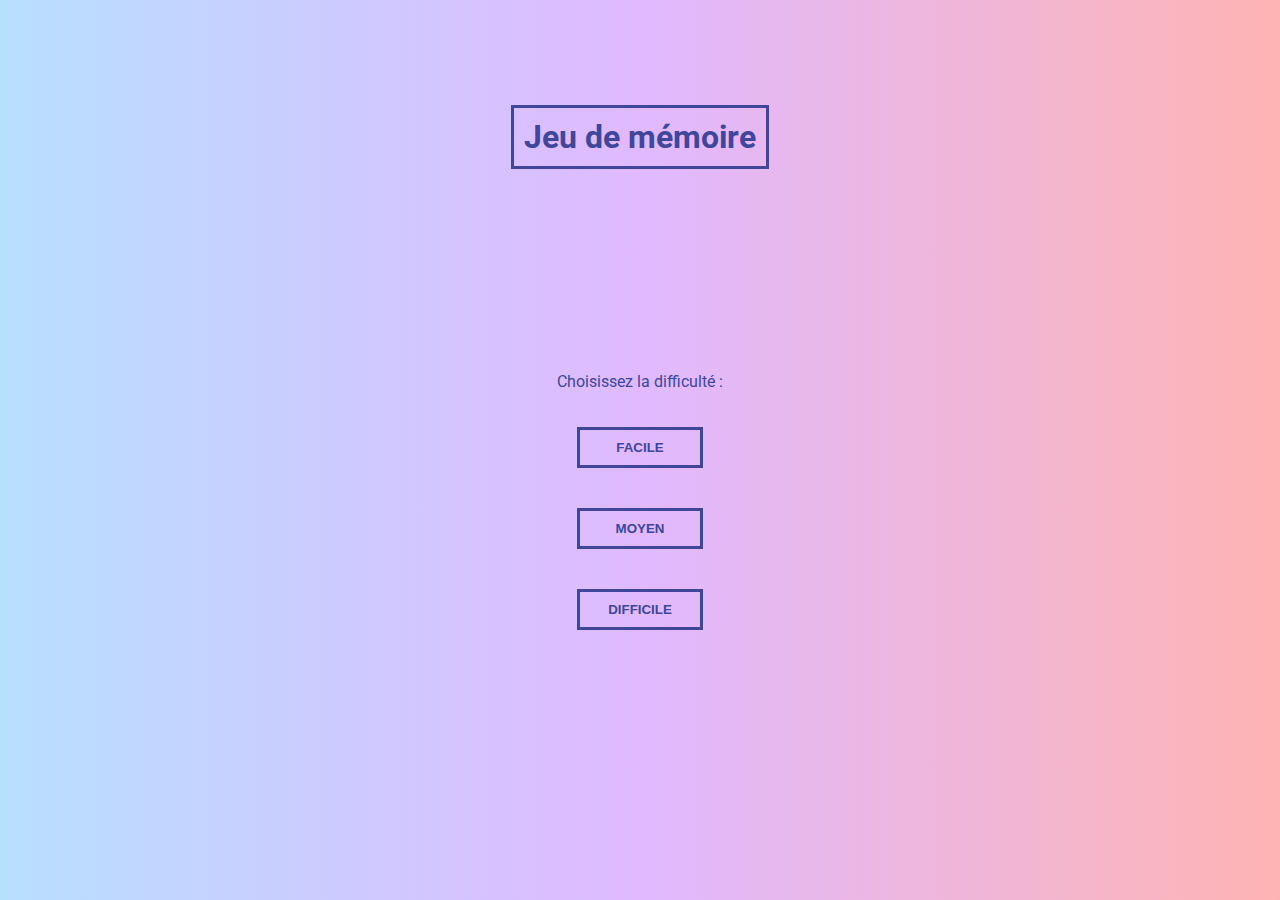
<file: projets/Memory-game-main/memory-game.html>
<!DOCTYPE html>
<html lang="fr">

<head>
    <meta charset="UTF-8">
    <meta http-equiv="X-UA-Compatible" content="IE=edge">
    <meta name="viewport" content="width=device-width, initial-scale=1.0">
    <link rel="preconnect" href="https://fonts.googleapis.com">
    <link rel="preconnect" href="https://fonts.gstatic.com" crossorigin>
    <link href="https://fonts.googleapis.com/css2?family=Roboto&display=swap" rel="stylesheet">
    <link rel="stylesheet" href="style.css">
    <title>Document</title>
</head>

<body>

    <div id="chrono">
        <div id="timer">00:00</div>
        <div id="coups">Coups : 0</div>

    </div>
    <div id="message">
        <p>Vous avez gagné !</p>
    </div>
    <div id="main">
        <h1>Jeu de mémoire</h1>
        <div id="choix">
            <p>Choisissez la difficulté :</p>
            <button id="quatre">Facile</button>
            <button id="six">Moyen</button>
            <button id="huit">Difficile</button>
        </div>
        <div></div>
    </div>

    <div id="grille">
        <div class="flip-card">
            <div class="flip-card-inner">
                <div class="flip-card-front">
                </div>
                <div class="flip-card-back">
                </div>
            </div>
        </div>
        <div class="flip-card">
            <div class="flip-card-inner">
                <div class="flip-card-front">
                </div>
                <div class="flip-card-back">
                </div>
            </div>
        </div>
        <div class="flip-card">
            <div class="flip-card-inner">
                <div class="flip-card-front">
                </div>
                <div class="flip-card-back">
                </div>
            </div>
        </div>
        <div class="flip-card">
            <div class="flip-card-inner">
                <div class="flip-card-front">
                </div>
                <div class="flip-card-back">
                </div>
            </div>
        </div>
        <div class="flip-card">
            <div class="flip-card-inner">
                <div class="flip-card-front">
                </div>
                <div class="flip-card-back">
                </div>
            </div>
        </div>
        <div class="flip-card">
            <div class="flip-card-inner">
                <div class="flip-card-front">
                </div>
                <div class="flip-card-back">
                </div>
            </div>
        </div>
        <div class="flip-card">
            <div class="flip-card-inner">
                <div class="flip-card-front">
                </div>
                <div class="flip-card-back">
                </div>
            </div>
        </div>
        <div class="flip-card">
            <div class="flip-card-inner">
                <div class="flip-card-front">
                </div>
                <div class="flip-card-back">
                </div>
            </div>
        </div>
        <div class="flip-card">
            <div class="flip-card-inner">
                <div class="flip-card-front">
                </div>
                <div class="flip-card-back">
                </div>
            </div>
        </div>
        <div class="flip-card">
            <div class="flip-card-inner">
                <div class="flip-card-front">
                </div>
                <div class="flip-card-back">
                </div>
            </div>
        </div>
        <div class="flip-card">
            <div class="flip-card-inner">
                <div class="flip-card-front">
                </div>
                <div class="flip-card-back">
                </div>
            </div>
        </div>
        <div class="flip-card">
            <div class="flip-card-inner">
                <div class="flip-card-front">
                </div>
                <div class="flip-card-back">
                </div>
            </div>
        </div>
        <div class="flip-card">
            <div class="flip-card-inner">
                <div class="flip-card-front">
                </div>
                <div class="flip-card-back">
                </div>
            </div>
        </div>
        <div class="flip-card">
            <div class="flip-card-inner">
                <div class="flip-card-front">
                </div>
                <div class="flip-card-back">
                </div>
            </div>
        </div>
        <div class="flip-card">
            <div class="flip-card-inner">
                <div class="flip-card-front">
                </div>
                <div class="flip-card-back">
                </div>
            </div>
        </div>
        <div class="flip-card">
            <div class="flip-card-inner">
                <div class="flip-card-front">
                </div>
                <div class="flip-card-back">
                </div>
            </div>
        </div>
        <div class="flip-card"></div>
        <div class="flip-card"></div>
        <div class="flip-card"></div>
        <div class="flip-card"></div>
        <div class="flip-card"></div>
        <div class="flip-card"></div>
        <div class="flip-card"></div>
        <div class="flip-card"></div>
        <div class="flip-card"></div>
        <div class="flip-card"></div>
        <div class="flip-card"></div>
        <div class="flip-card"></div>
        <div class="flip-card"></div>
        <div class="flip-card"></div>
        <div class="flip-card"></div>
        <div class="flip-card"></div>
        <div class="flip-card"></div>
        <div class="flip-card"></div>
        <div class="flip-card"></div>
        <div class="flip-card"></div>
        <div class="flip-card"></div>
        <div class="flip-card"></div>
        <div class="flip-card"></div>
        <div class="flip-card"></div>
        <div class="flip-card"></div>
        <div class="flip-card"></div>
        <div class="flip-card"></div>
        <div class="flip-card"></div>
        <div class="flip-card"></div>
        <div class="flip-card"></div>
        <div class="flip-card"></div>
        <div class="flip-card"></div>
        <div class="flip-card"></div>
        <div class="flip-card"></div>
        <div class="flip-card"></div>
        <div class="flip-card"></div>
        <div class="flip-card"></div>
        <div class="flip-card"></div>
        <div class="flip-card"></div>
        <div class="flip-card"></div>
        <div class="flip-card"></div>
        <div class="flip-card"></div>
        <div class="flip-card"></div>
        <div class="flip-card"></div>
        <div class="flip-card"></div>
        <div class="flip-card"></div>
        <div class="flip-card"></div>
        <div class="flip-card"></div>
    </div>



    <script src="script.js"></script>
</body>

</html>
</file>
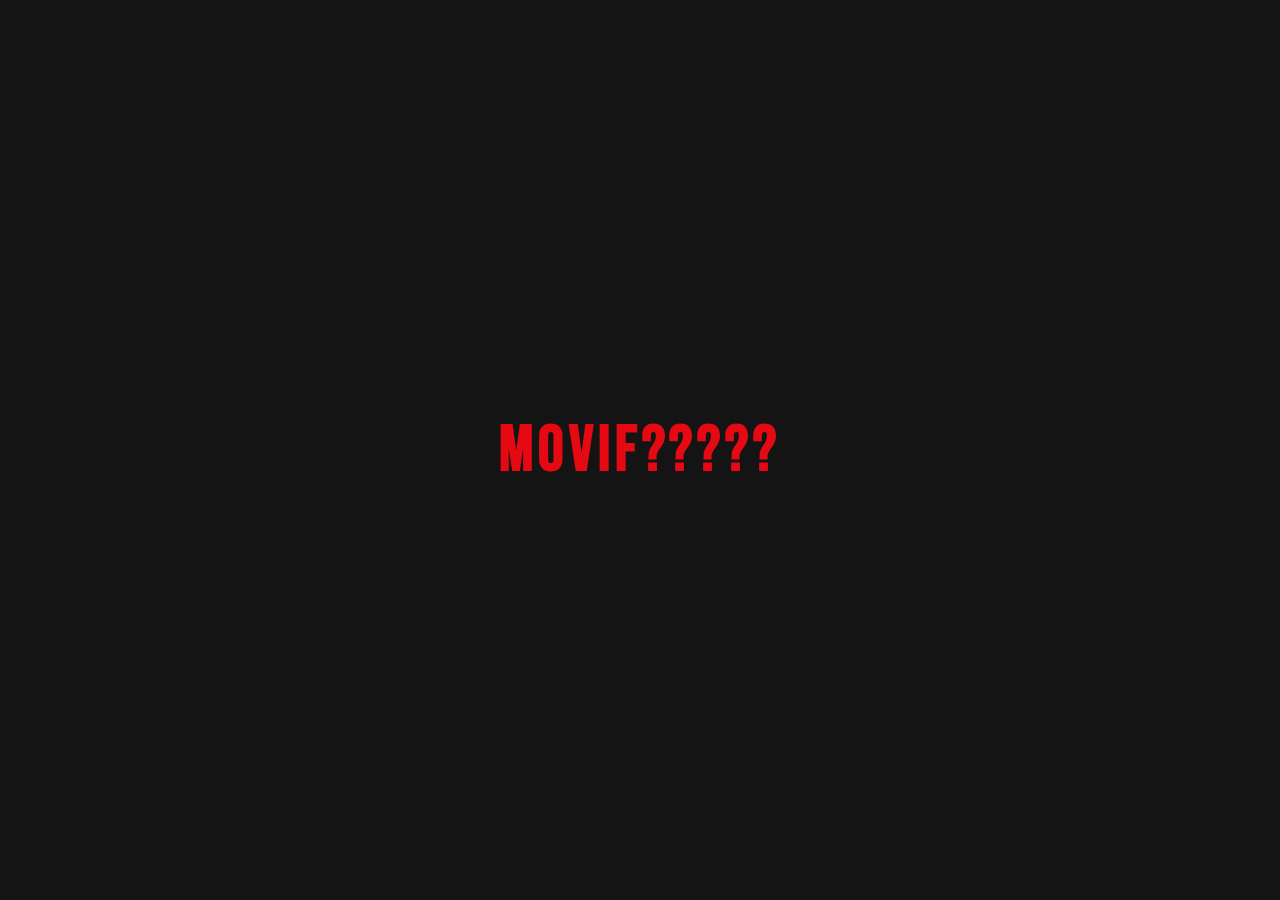
<file: projets/movie-quiz/movie-quiz.html>
<!DOCTYPE html>
<html lang="fr">

<head>
    <meta charset="UTF-8">
    <meta http-equiv="X-UA-Compatible" content="IE=edge">
    <meta name="viewport" content="width=device-width, initial-scale=1.0">
    <title>Movie Quiz</title>
    <link rel="stylesheet" href="https://cdn.jsdelivr.net/npm/swiper@9/swiper-bundle.min.css" />
    <link rel="preconnect" href="https://fonts.googleapis.com">
    <link rel="preconnect" href="https://fonts.gstatic.com" crossorigin>
    <link href="https://fonts.googleapis.com/css2?family=Bebas+Neue&family=Poppins:wght@400;500;900&display=swap"
        rel="stylesheet">
    <link href="https://cdn.jsdelivr.net/npm/bootstrap@5.3.0/dist/css/bootstrap.min.css" rel="stylesheet"
        integrity="sha384-9ndCyUaIbzAi2FUVXJi0CjmCapSmO7SnpJef0486qhLnuZ2cdeRhO02iuK6FUUVM" crossorigin="anonymous">
    <link rel="stylesheet" href="style.css">
</head>

<body>
    <div id="loader">
        <h1 id="titre-loader">
            <span></span><span></span><span></span><span></span><span></span><span></span><br
                id="saut"><span></span><span></span><span></span><span></span>
        </h1>
    </div>
    <div id="content">
        <div class="d-flex flex-column justify-content-between pb-5" id="main-content">
            <nav class="px-md-5 px-3 navbar navbar-expand-md justify-content-end align-items-center bg-transparent">
                <div class="container-fluid p-0">
                    <a class="text-decoration-none" href="#">
                        <img class="d-md-none navbar-brand m-0" src="images/logo_moviequiz 1.png" alt="Logo">
                        <img class="d-none d-md-block navbar-brand m-0 me-3" id="grand-logo"
                            src="images/logo_moviequiz.png" alt="Logo">
                    </a>
                    <div class="d-flex align-items-center justify-content-between flex-md-row-reverse"
                        id="interrogation">

                        <button id="myBtn"
                            class="example-popover bg-transparent p-0 border-0 d-flex align-items-center text-white text-decoration-none"
                            data-bs-container="body" data-bs-toggle="popover" data-bs-placement="bottom"
                            data-bs-content="Cliquez sur les images de films et de séries à trouver et essayez de deviner de quel film ou série il s'agit."
                            data-bs-custom-class="custom-popover">
                            <img src="images/Vector.png" alt="Point d'interrogation">
                            <p class="d-none d-md-block mb-0 ms-2">Comment jouer</p>
                        </button>





                        <button class="navbar-toggler collapsed ms-3 p-0" type="button" data-bs-toggle="collapse"
                            data-bs-target="#navbarNavAltMarkup" aria-controls="navbarNavAltMarkup"
                            aria-expanded="false" aria-label="Toggle navigation">
                            <span class="toggler-icon top-bar"></span>
                            <span class="toggler-icon middle-bar"></span>
                            <span class="toggler-icon bottom-bar"></span>
                        </button>
                        <div>
                            <div class="navbar-nav d-none d-md-flex align-items-start">

                                <a class="nav-item nav-link" href="#">Acceuil</a>
                                <a class="nav-item nav-link" href="#lesseriestrouvees">Séries</a>
                                <a class="nav-item nav-link" href="#lesfilmstrouves">Films</a>
                                <a class="nav-item nav-link" href="#lesfilmstrouves">Tous les films et Séries</a>
                            </div>
                        </div>


                    </div>
                    <div class="collapse navbar-collapse" id="navbarNavAltMarkup">

                        <div class="navbar-nav d-flex align-items-start d-md-none">

                            <a class="nav-item nav-link" href="#">Acceuil</a>
                            <a class="nav-item nav-link" href="#lesseriestrouvees">Séries</a>
                            <a class="nav-item nav-link" href="#lesfilmstrouves">Films</a>
                            <a class="nav-item nav-link" href="#lesfilmstrouves">Tous les films et Séries</a>
                        </div>
                    </div>

                </div>
            </nav>
            <div class="px-md-5 px-3">
                <h2 class="display-2 text-uppercase fw-bolder"></h2>
                <div class="boutons-main d-flex flex-column flex-md-row align-items-start my-4 my-md-5">
                    <a class="annonce text-decoration-none text-black bg-white px-3 py-2 me-4 px-md-4 py-md-2 me-md-4"
                        href="https://www.youtube.com/watch?v=6itn_8L6-Z8" target="_blank"><img class="me-2 logo-main"
                            src="images/triangle.png" alt="Bouton play">
                        Voir la bande annonce
                    </a>
                    <a class="info text-decoration-none text-white px-3 py-2 mt-3 mt-md-0"
                        href="https://www.themoviedb.org/movie/603692-john-wick-chapter-4" target="_blank"><img
                            class="me-2 logo-main" src="images/info.png" alt="Logo information">
                        Plus d'infos
                    </a>
                </div>
            </div>
        </div>
        <div class="px-md-5 px-3">
            <h3 class="fw-bolder">Les Films - À trouver</h3>
            <div class="swiper myswiper w-100">
                <div class="swiper-wrapper" id="filmatrouver">

                </div>
            </div>
            <h3 class="fw-bolder mt-5">Les séries - À trouver</h3>
            <div class="swiper myswiper w-100">
                <div class="swiper-wrapper" id="serieatrouver">

                </div>
            </div>
            <h3 class="fw-bolder mt-5" id="lesfilmstrouves">Les Films - trouvés</h3>
            <div class="swiper myswiper w-100">
                <div class="swiper-wrapper" id="filmstrouves">

                </div>
            </div>
            <h3 class="fw-bolder mt-5" id="lesseriestrouvees">Les séries - trouvées</h3>
            <div class="swiper myswiper w-100 mb-5">
                <div class="swiper-wrapper" id="seriestrouvees">

                </div>
            </div>
        </div>
    </div>




    <script src="https://cdn.jsdelivr.net/npm/swiper@9/swiper-bundle.min.js"></script>

    <script src="https://cdn.jsdelivr.net/npm/bootstrap@5.3.0/dist/js/bootstrap.bundle.min.js"
        integrity="sha384-geWF76RCwLtnZ8qwWowPQNguL3RmwHVBC9FhGdlKrxdiJJigb/j/68SIy3Te4Bkz"
        crossorigin="anonymous"></script>
    <script src="app.js"></script>

</body>

</html>
</file>
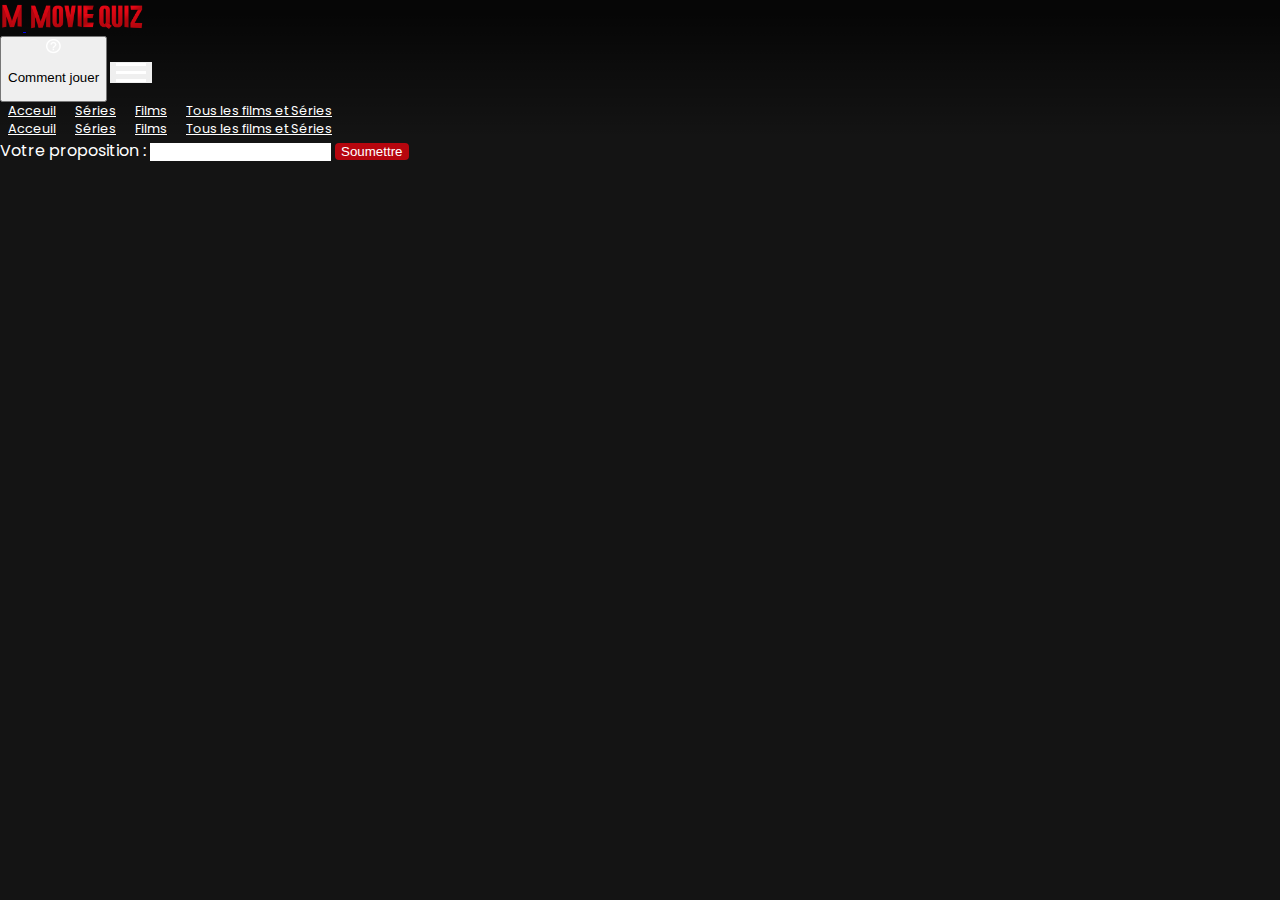
<file: projets/movie-quiz/quiz.html>
<!DOCTYPE html>
<html lang="fr">

<head>
    <meta charset="UTF-8">
    <meta http-equiv="X-UA-Compatible" content="IE=edge">
    <meta name="viewport" content="width=device-width, initial-scale=1.0">
    <title>Movie Quiz</title>
    <link rel="stylesheet" href="https://cdn.jsdelivr.net/npm/swiper@9/swiper-bundle.min.css" />
    <link rel="preconnect" href="https://fonts.googleapis.com">
    <link rel="preconnect" href="https://fonts.gstatic.com" crossorigin>
    <link href="https://fonts.googleapis.com/css2?family=Bebas+Neue&family=Poppins:wght@400;500;900&display=swap"
        rel="stylesheet">
    <link href="https://cdn.jsdelivr.net/npm/bootstrap@5.3.0/dist/css/bootstrap.min.css" rel="stylesheet"
        integrity="sha384-9ndCyUaIbzAi2FUVXJi0CjmCapSmO7SnpJef0486qhLnuZ2cdeRhO02iuK6FUUVM" crossorigin="anonymous">
    <link rel="stylesheet" href="style.css">
</head>

<body>
    <div id="content-quiz">
        <div class="d-flex flex-column justify-content-between pb-5 vh-100">
            <nav class="px-md-5 px-3 navbar navbar-expand-md justify-content-end align-items-center bg-transparent">
                <div class="container-fluid p-0">
                    <a class="text-decoration-none" href="#">
                        <img class="d-md-none navbar-brand m-0" src="images/logo_moviequiz 1.png" alt="Logo">
                        <img class="d-none d-md-block navbar-brand m-0 me-3" id="grand-logo"
                            src="images/logo_moviequiz.png" alt="Logo">
                    </a>
                    <div class="d-flex align-items-center justify-content-between flex-md-row-reverse"
                        id="interrogation">
                        <button id="myBtn"
                            class="bg-transparent p-0 border-0 d-flex align-items-center text-white text-decoration-none"
                            data-bs-container="body" data-bs-toggle="popover" data-bs-placement="bottom"
                            data-bs-content="Cliquez sur les images de films et de séries à trouver et essayez de deviner de quel film ou série il s'agit."
                            data-bs-custom-class="custom-popover">
                            <img src="images/Vector.png" alt="Point d'interrogation">
                            <p class="d-none d-md-block mb-0 ms-2">Comment jouer</p>
                        </button>


                        <button class="navbar-toggler collapsed ms-3 p-0" type="button" data-bs-toggle="collapse"
                            data-bs-target="#navbarNavAltMarkup" aria-controls="navbarNavAltMarkup"
                            aria-expanded="false" aria-label="Toggle navigation">
                            <span class="toggler-icon top-bar"></span>
                            <span class="toggler-icon middle-bar"></span>
                            <span class="toggler-icon bottom-bar"></span>
                        </button>
                        <div>
                            <div class="navbar-nav d-none d-md-flex align-items-start">

                                <a class="nav-item nav-link" href="movie-quiz.html">Acceuil</a>
                                <a class="nav-item nav-link" href="movie-quiz.html#lesseriestrouvees">Séries</a>
                                <a class="nav-item nav-link" href="movie-quiz.html#lesfilmstrouves">Films</a>
                                <a class="nav-item nav-link" href="movie-quiz.html#lesfilmstrouves">Tous les films et
                                    Séries</a>
                            </div>
                        </div>


                    </div>
                    <div class="collapse navbar-collapse" id="navbarNavAltMarkup">

                        <div class="navbar-nav d-flex align-items-start d-md-none">

                            <a class="nav-item nav-link" href="movie-quiz.html">Acceuil</a>
                            <a class="nav-item nav-link" href="movie-quiz.html#lesseriestrouvees">Séries</a>
                            <a class="nav-item nav-link" href="movie-quiz.html#lesfilmstrouves">Films</a>
                            <a class="nav-item nav-link" href="movie-quiz.html#lesfilmstrouves">Tous les films et
                                Séries</a>
                        </div>
                    </div>
                </div>
            </nav>
            <div class="d-flex justify-content-center fw-bolder text-uppercase">
                <p class="px-4 py-2 px-md-5" id="mauvaise-reponse">Mauvaise réponse</p>
                <p class="px-md-5 py-2 px-4" id="bonne-reponse">Bonne réponse</p>
            </div>
            <div class="d-flex justify-content-center flex-wrap">
                <label id="proposition" class="text-uppercase fw-bolder display-6 m-3" for="fname">Votre proposition :
                </label>
                <input class="input-film bg-transparent m-3" type="text" id="fname" name="fname">
                <button class="bouton-soumettre px-3 py-2 m-3" id="soumettre">Soumettre</button>
            </div>

        </div>
    </div>

    <script src="https://cdn.jsdelivr.net/npm/swiper@9/swiper-bundle.min.js"></script>

    <script src="https://cdn.jsdelivr.net/npm/bootstrap@5.3.0/dist/js/bootstrap.bundle.min.js"
        integrity="sha384-geWF76RCwLtnZ8qwWowPQNguL3RmwHVBC9FhGdlKrxdiJJigb/j/68SIy3Te4Bkz"
        crossorigin="anonymous"></script>
    <script src="app.js"></script>

</body>

</html>
</file>
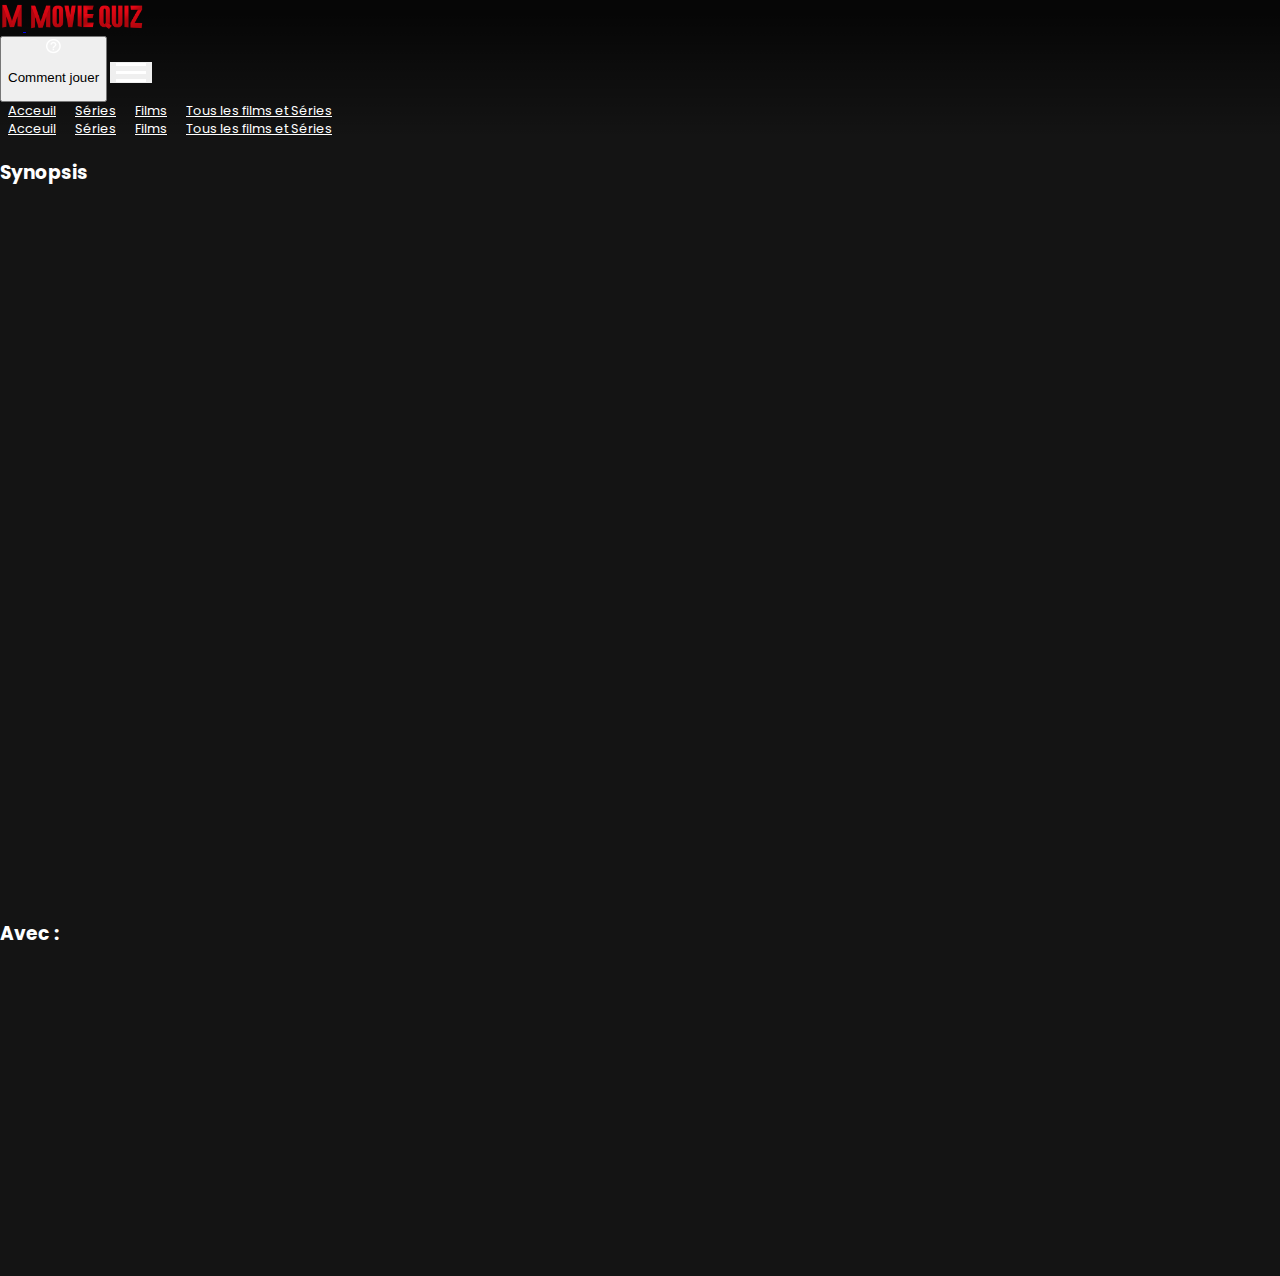
<file: projets/movie-quiz/quiz2.html>
<!DOCTYPE html>
<html lang="fr">

<head>
    <meta charset="UTF-8">
    <meta http-equiv="X-UA-Compatible" content="IE=edge">
    <meta name="viewport" content="width=device-width, initial-scale=1.0">
    <title>Movie Quiz</title>
    <link rel="stylesheet" href="https://cdn.jsdelivr.net/npm/swiper@9/swiper-bundle.min.css" />
    <link rel="preconnect" href="https://fonts.googleapis.com">
    <link rel="preconnect" href="https://fonts.gstatic.com" crossorigin>
    <link href="https://fonts.googleapis.com/css2?family=Bebas+Neue&family=Poppins:wght@400;500;900&display=swap"
        rel="stylesheet">
    <link href="https://cdn.jsdelivr.net/npm/bootstrap@5.3.0/dist/css/bootstrap.min.css" rel="stylesheet"
        integrity="sha384-9ndCyUaIbzAi2FUVXJi0CjmCapSmO7SnpJef0486qhLnuZ2cdeRhO02iuK6FUUVM" crossorigin="anonymous">
    <link rel="stylesheet" href="style.css">
</head>

<body>
    <div id="content-quiz2">
        <div id="boxfilm" class="d-flex flex-column justify-content-between pb-5">
            <nav class="px-md-5 px-3 navbar navbar-expand-md justify-content-end align-items-center bg-transparent">
                <div class="container-fluid p-0">
                    <a class="text-decoration-none" href="#">
                        <img class="d-md-none navbar-brand m-0" src="images/logo_moviequiz 1.png" alt="Logo">
                        <img class="d-none d-md-block navbar-brand m-0 me-3" id="grand-logo"
                            src="images/logo_moviequiz.png" alt="Logo">
                    </a>
                    <div class="d-flex align-items-center justify-content-between flex-md-row-reverse"
                        id="interrogation">
                        <button id="myBtn"
                            class="example-popover bg-transparent p-0 border-0 d-flex align-items-center text-white text-decoration-none"
                            data-bs-container="body" data-bs-toggle="popover" data-bs-placement="bottom"
                            data-bs-content="Cliquez sur les images de films et de séries à trouver et essayez de deviner de quel film ou série il s'agit."
                            data-bs-custom-class="custom-popover">
                            <img src="images/Vector.png" alt="Point d'interrogation">
                            <p class="d-none d-md-block mb-0 ms-2">Comment jouer</p>
                        </button>


                        <button class="navbar-toggler collapsed ms-3 p-0" type="button" data-bs-toggle="collapse"
                            data-bs-target="#navbarNavAltMarkup" aria-controls="navbarNavAltMarkup"
                            aria-expanded="false" aria-label="Toggle navigation">
                            <span class="toggler-icon top-bar"></span>
                            <span class="toggler-icon middle-bar"></span>
                            <span class="toggler-icon bottom-bar"></span>
                        </button>
                        <div>
                            <div class="navbar-nav d-none d-md-flex align-items-start">

                                <a class="nav-item nav-link" href="movie-quiz.html">Acceuil</a>
                                <a class="nav-item nav-link" href="movie-quiz.html#lesseriestrouvees">Séries</a>
                                <a class="nav-item nav-link" href="movie-quiz.html#lesfilmstrouves">Films</a>
                                <a class="nav-item nav-link" href="movie-quiz.html#lesfilmstrouves">Tous les films et
                                    Séries</a>
                            </div>
                        </div>


                    </div>
                    <div class="collapse navbar-collapse" id="navbarNavAltMarkup">

                        <div class="navbar-nav d-flex align-items-start d-md-none">

                            <a class="nav-item nav-link" href="movie-quiz.html">Acceuil</a>
                            <a class="nav-item nav-link" href="movie-quiz.html#lesseriestrouvees">Séries</a>
                            <a class="nav-item nav-link" href="movie-quiz.html#lesfilmstrouves">Films</a>
                            <a class="nav-item nav-link" href="movie-quiz.html#lesfilmstrouves">Tous les films et
                                Séries</a>
                        </div>
                    </div>
                </div>
            </nav>
            <h2 class="px-md-5 px-3 display-2 text-uppercase fw-bolder" id="movietitle"></h2>
            <div class="px-md-5 px-3">
                <h3 class="text-uppercase fw-bolder fs-4">Synopsis</h3>
                <p class="mt-4 w-75" id="synopsis"></p>
            </div>

        </div>
    </div>
    <div class="px-md-5 px-3 mb-5">
        <h3 class="fw-bolder">Avec :</h3>
        <div class="swiper myswiper w-100" id="swiper-acteur">
            <div class="swiper-wrapper acteurs">
            </div>
        </div>

    </div>

    <script src="https://cdn.jsdelivr.net/npm/swiper@9/swiper-bundle.min.js"></script>

    <script src="https://cdn.jsdelivr.net/npm/bootstrap@5.3.0/dist/js/bootstrap.bundle.min.js"
        integrity="sha384-geWF76RCwLtnZ8qwWowPQNguL3RmwHVBC9FhGdlKrxdiJJigb/j/68SIy3Te4Bkz"
        crossorigin="anonymous"></script>
    <script src="app.js"></script>

</body>

</html>
</file>
<file: style.css>
body {
  font-family: monospace;
}

h1 {
  font-family: "Raleway", sans-serif;
  text-transform: uppercase;
  border: 2px solid black;
  text-align: center;
  padding: 5px 11px 5px 11px;
  font-size: 0.9rem !important;
  margin: 0;
}

#loader {
  min-height: 100vh;
}
#loader h1 {
  color: white;
  border: none;
  text-transform: none;
  font-size: 1.5rem !important;
  animation: fadeOut 1.9s forwards;
}
@keyframes fadeOut {
  0% {
    opacity: 1;
  }
  50% {
    opacity: 1;
  }
  100% {
    opacity: 0;
  }
}

.navbar {
  transition: top 0.3s;
  top: -100px;
  animation: apparition 1s ease-in-out forwards;
  animation-delay: 1.7s;
}

.cv-link {
  color: black;
  border: solid 2px black;
  border-radius: 50%;
  font-weight: bold;
}

.cv-link:hover {
  color: #ffc107;
  background-color: black;
  transition: background-color 0.3s color 0.3s;
}
@keyframes apparition {
  100% {
    top: 0;
  }
}
.link-nav {
  font-family: "Figtree", sans-serif;
  color: black;
  position: relative;
  padding: 0 !important;
  margin: 0.5rem;
}

.link-nav:hover {
  color: black;
}

.link-nav::after {
  position: absolute;
  content: "";
  background: black;
  bottom: 0;
  left: 50%;
  width: 0;
  height: 1px;
  transition: 0.4s ease-out;
}

.link-nav:hover::after {
  left: 0;
  width: 100%;
}

.navbar-toggler {
  border: 0 !important;
}

.navbar-toggler:focus,
.navbar-toggler:active,
.navbar-toggler-icon:focus {
  outline: none !important;
  box-shadow: none !important;
  border: 0 !important;
}

.toggler-icon {
  width: 30px;
  height: 3px;
  background-color: black;
  display: block;
  transition: all 0.2s;
}

.middle-bar {
  margin: 5px auto;
}

.navbar-toggler .top-bar {
  transform: rotate(45deg);
  transform-origin: 10% 10%;
}

.navbar-toggler .middle-bar {
  opacity: 0;
  filter: alpha(opacity=0);
}

.navbar-toggler .bottom-bar {
  transform: rotate(-45deg);
  transform-origin: 10% 90%;
}

.navbar-toggler.collapsed .top-bar {
  transform: rotate(0);
}

.navbar-toggler.collapsed .middle-bar {
  opacity: 1;
  filter: alpha(opacity=100);
}

.navbar-toggler.collapsed .bottom-bar {
  transform: rotate(0);
}

.navbar-toggler.collapsed .toggler-icon {
  background-color: black;
}

.typing-demo {
  width: 30ch;
  font-size: 4vw !important;
  animation: typing 2s steps(30), blink 0.5s step-end infinite alternate;
  white-space: nowrap;
  overflow: hidden;
  border-right: 3px solid orange;
}
@keyframes typing {
  from {
    width: 0;
  }
}
@keyframes blink {
  50% {
    border-color: transparent;
  }
}
.wrapper {
  z-index: -1;
  min-height: 100vh;
}

#projets h2 {
  padding: 0 10px 30px 10px;
  border-left: 1px solid white;
  border-right: 1px solid white;
  position: relative;
  margin: 0;
}
#projets h2::after {
  position: absolute;
  content: "";
  background: white;
  bottom: 25px;
  left: -25%;
  width: 150%;
  height: 1px;
}
#projets a {
  text-decoration: none;
  color: white;
  font-family: "Figtree", sans-serif;
  padding: 10px 20px;
  border: 2px solid #ffc107;
  transition: background-color 0.3s color 0.3s;
}
#projets a:hover {
  background-color: #ffc107;
  color: black;
}
#projets .github {
  color: black;
  background-color: #ffc107;
}
#projets .github:hover {
  background-color: transparent;
  color: white;
}
#projets h3 {
  font-size: 1.2rem;
}

.box img {
  width: 60%;
  box-shadow: 10px 10px 20px 5px black;
}

#a-propos {
  margin-top: 100vh;
}
#a-propos h2 {
  padding: 0 10px 30px 10px;
  border-left: 1px solid black;
  border-right: 1px solid black;
  position: relative;
  display: inline-flex;
}
#a-propos h2::after {
  position: absolute;
  content: "";
  background: black;
  bottom: 25px;
  left: -25%;
  width: 150%;
  height: 1px;
}
#a-propos img {
  min-height: 100vh;
  -o-object-fit: cover;
  object-fit: cover;
}
#a-propos .div-image {
  position: relative;
}
#a-propos .overlay {
  background: rgba(33, 37, 41, 0.6117647059);
  position: absolute;
  top: 0;
  left: 0;
  width: 100%;
  height: 100%;
}
#a-propos .a-propos-texte {
  min-height: 100vh;
}

#contact {
  background-color: white;
  font-family: "Figtree", sans-serif;
  height: 200px;
}
#contact a {
  text-decoration: none;
  color: black;
}
#contact a:hover {
  color: rgb(73, 73, 73);
}
#contact img {
  width: 40px;
}
#contact div {
  width: 270px;
}

@media screen and (max-width: 767px) {
  #cv-desktop {
    display: none;
  }
  #contact img {
    width: 30px;
  }
  #a-propos .a-propos-texte {
    min-height: 50vh;
  }
  #a-propos img {
    max-height: 50vh;
    min-height: 50vh;
    min-width: 100%;
  }
  #projets h3 {
    font-size: 0.7rem;
  }
}
@media screen and (min-width: 768px) {
  #cv-mobile {
    display: none;
  }
}
@media screen and (max-width: 991px) {
  #a-propos {
    min-height: 50vh;
  }
  #a-propos #a-propos-texte {
    min-height: 50vh;
  }
  #a-propos img {
    min-height: 100%;
  }
}/*# sourceMappingURL=style.css.map */
</file>
<file: projets/integration-bootstrap/style.css>
.premier {
    background: url(images/alice-dietrich-FwF_fKj5tBo-unsplash.jpg);
    background-size: cover;
    background-position: center;
    height: 844px;
}

h1 {
    font-size: 120px;
    word-wrap: break-word;
    max-width: 100%;
}

.menu1 a {
    position: relative;
}

.menu1 a::after {
    content: "";
    position: absolute;
    height: 5px;
    width: 0;
    background-color: #D21146;
    left: 50%;
    bottom: -30px;
    transition: 0.3s;
}

.menu1 a:hover::after {
    left: 0;
    width: 100%;

}

.reseaux a {
    border-radius: 50%;
    transition: 0.3s;
}

.reseaux a:hover {
    box-shadow: 0px 4px 0px 3px #D21146;
}

.scrolldown {
    font-size: 20px;
}

.deco {
    top: 50px;
    left: 0;
}

.deco2 {
    transform: rotate(90deg);
    bottom: 0;
    right: 100px;
}

h2, h1, h3 {
    font-family: 'Fraunces', serif;
}

h3, .w, span, .b {
    font-weight: 700;
}

.cinquieme p, nav a {
    font-weight: 700;
}


.w, .ipsum, .date, .troisieme p, .cinqueme p, .septieme {
    font-family: 'Barlow', sans-serif;
}

.deuxieme {
    background-color: #D21146;
    color: white;
    padding-top: 10%;
    padding-bottom: 10%;
}

.w {
    font-size: 150px;
    color: #FFFFFF33;
    left: 50%;
    top: -80px;
    transform: translateX(-50%);
}

.logo-lorem {
    max-width: 40px;
    margin-top: 150px;
}

.chevrons {
    width: 12px;
    height: 20px;
}

.ipsum {
    font-size: 12px;
}

.troisieme img, .quatrieme img {
    width: 100%;
    height: 450px;
    object-fit: cover;
}

.b {
    font-size: 180px;
    color: #D21146;
    left: 50%;
    top: 50%;
    transform: translate(-50%, -50%);
    z-index: -1;
}

.cinquieme h2 {
    font-size: 31px;
}

.text-b {
    margin-top: 50px;
}

.sixieme div {
    background-image: url(images/blog01.jpg);
    background-size: cover;
    height: 291px;
    width: 350px;
    border-top-right-radius: 30%;
    border-bottom-left-radius: 30%;
}

.sixieme h3 {
    color: #D21146;
}

p {
    font-size: 14px;
}

.un div {
    background-image: url(images/blog02.jpg);
}

.deux div {
    background-image: url(images/blog03.jpg);
}

.image {
    transition: border 0.25s ease-in-out;
    border: 0px solid #D21146;
}

.image:hover {
    border: 5px solid #D21146;
}

.date-text {
    line-height: 25px;
}

@media (min-width: 768px)
 {
    header {
        max-width: 75%;
    }

    .premier {
        height: 879px;
    }

    .date-text {
        background-color: #222222;
        padding: 110px;
    }

    .ligne {
        background-color: #F3F3F3;
    }

    .troisieme {
        color: white;
    }

    .troisieme img, .quatrieme img {
        height: 100%;
    }

    .sixieme div {
        width: auto;
    }
 }

 iframe {
    width: 100%;
    height: 500px;
 }
</file>
<file: projets/integration-sass/css/style.css>
:root {
  font-size: 62.5%;
}

body {
  margin: 0;
  line-height: 2.5rem;
  font-family: "Inter", sans-serif;
  font-weight: 400;
  font-size: 1.5rem;
  margin-left: 2rem;
  margin-right: 2rem;
}
@media (min-width: 900px) {
  body {
    margin-left: 12rem;
    margin-right: 12rem;
  }
}

header {
  display: flex;
  justify-content: space-between;
  align-items: center;
  margin-top: 2rem;
}
header nav {
  display: none;
}
@media (min-width: 900px) {
  header #logo-menu {
    display: none;
  }
  header nav {
    display: flex;
  }
  header nav p {
    margin-left: 2.8rem;
    margin-bottom: 0;
    font-size: 1.7rem;
    color: #333333;
  }
}

@media (min-width: 900px) {
  main {
    display: flex;
  }
}

@media (min-width: 900px) {
  section {
    margin-right: 2rem;
  }
}
@media (min-width: 900px) {
  section .titre {
    display: flex;
    margin-top: 3.5rem;
  }
}
@media (min-width: 900px) {
  section .titre > * {
    margin: 0;
    margin-right: 2rem;
  }
}
section img {
  margin-top: 5.8rem;
  height: 324px;
  width: 100%;
  -o-object-fit: cover;
     object-fit: cover;
}
@media (min-width: 900px) {
  section p {
    width: 26.7361111111vw;
    margin: 0;
  }
}
section h1 {
  color: #333333;
  line-height: 6rem;
  font-weight: 900;
  font-size: 6rem;
  margin-top: 3.8rem;
  margin-bottom: 5rem;
}
section .boutton {
  background-color: #BBACC1;
  color: #F1DEDE;
  font-size: 1.7rem;
  text-transform: uppercase;
  letter-spacing: 0.2rem;
  padding: 0.8235294118em 1.7647058824em;
  width: 141px;
  text-align: center;
  font-weight: 700;
  margin-top: 3.3rem;
  white-space: nowrap;
  border-radius: 50px;
}
@media (min-width: 900px) {
  section .parag {
    flex-direction: column;
  }
}

aside {
  background-color: #333333;
  margin-top: 5.8rem;
  padding-left: 2.7rem;
  padding-right: 2.7rem;
  padding-top: 1rem;
  height: 553px;
  max-width: 349px;
  box-sizing: border-box;
}
aside h2 {
  color: #BBACC1;
  font-weight: 900;
  font-size: 4rem;
}
aside div {
  color: white;
  border-bottom: 1px solid white;
}
aside div h3 {
  color: #F1DEDE;
  margin-bottom: 0;
  margin-top: 3.4rem;
  font-weight: 900;
}
aside div p {
  margin-top: 1.1rem;
  margin-bottom: 3.1rem;
  width: 80.229226361%;
}
@media (min-width: 900px) {
  aside div p {
    width: 100%;
  }
}
aside div:last-of-type {
  border-bottom: 0px;
}
aside div:first-of-type > h3 {
  margin-top: 4.5rem;
}
@media (min-width: 900px) {
  aside {
    min-width: 387px;
  }
}

footer {
  margin-top: 0.9rem;
  margin-bottom: 5.5rem;
  display: flex;
  flex-direction: column;
}
@media (min-width: 900px) {
  footer {
    flex-direction: row;
    justify-content: space-between;
    margin-top: 3rem;
  }
}
footer div > p {
  width: 217px;
}
footer img {
  width: 109px;
  height: 139px;
  -o-object-fit: cover;
     object-fit: cover;
}
footer .box {
  margin-top: 4.6rem;
  display: flex;
}
@media (min-width: 900px) {
  footer .box:last-of-type {
    margin-right: 4rem;
  }
}
footer div > div {
  flex-direction: column;
  margin-left: 2.4rem;
}
footer div > div > * {
  margin-top: 0;
  margin-bottom: 1.1rem;
}
footer h2 {
  color: #333333;
  font-weight: 900;
  font-size: 3.1rem;
}
footer h3 {
  color: #BBACC1;
  font-size: 1.9rem;
  font-weight: 900;
}/*# sourceMappingURL=style.css.map */
</file>
<file: projets/Memory-game-main/style.css>
body {
    color: #404699;
    display: flex;
    align-items: center;
    justify-content: center;
    flex-direction: column;
    margin: 0;
    height: 100vh;
    font-family: 'Roboto', sans-serif;
    background: rgb(183, 223, 255);
    background: linear-gradient(90deg, rgba(183, 223, 255, 1) 0%, rgba(224, 185, 255, 1) 50%, rgba(255, 180, 180, 1) 100%);
}

#main {
    display: flex;
    flex-direction: column;
    justify-content: space-around;
    align-items: center;
    height: 100vh;
}

button:hover {
    background-color: #404699;
    color: white;

}

h1 {
    padding: 10px;
    border: solid 3px #404699;
}

#choix {
    display: flex;
    flex-direction: column;
}

button {
    color: #404699;
    padding: 10px;
    margin: 20px;
    border: solid 3px #404699;
    background-color: #297fb900;
    text-transform: uppercase;
    font-weight: bold;

}

#chrono {
    display: none;
    width: 50%;
    justify-content: space-between;
    align-items: center;
    margin-bottom: 10px;
}

#coups {
    text-align: center;
}

@media only screen and (max-width: 900px) {
    #chrono {
        flex-direction: column;
    }
}

#message {
    display: none;
    justify-content: center;
    align-items: center;
}

#grille {
    display: none;
    grid-template-columns: 1fr 1fr 1fr 1fr;
    grid-template-rows: 22% 22% 22% 22%;
    grid-gap: 10px;
    height: 90vh;
    width: 50%;
}


img {
    width: 100%;
    height: 100%;
    object-fit: cover;
}

.flip-card {
    background-color: transparent;
    perspective: 1000px;
}

.flip-card-inner {
    position: relative;
    width: 100%;
    height: 100%;
    text-align: center;
    transition: transform 0.6s;
    transform-style: preserve-3d;
    box-shadow: 0 4px 8px 0 rgba(0, 0, 0, 0.2);
}

.flip-card-inner.is-flipped {
    transform: rotateY(180deg);
}

.flip-card-inner.unflipped {
    transform: rotateY(-180deg);
}

.flip-card-front,
.flip-card-back {
    position: absolute;
    width: 100%;
    height: 100%;
    -webkit-backface-visibility: hidden;
    backface-visibility: hidden;
}

.flip-card-front {
    background-color: #404699;
    color: black;
}

.flip-card-back {
    background-color: #2980b9;
    color: white;
    transform: rotateY(180deg);
}
</file>
<file: projets/movie-quiz/style.css>
body {
  margin: 0;
  background-color: #141414;
  color: white;
  font-family: "Poppins", sans-serif;
}

#loader {
  display: flex;
  justify-content: center;
  align-items: center;
  height: 100vh;
  background-color: #141414;
}

#titre-loader {
  text-transform: uppercase;
  color: #E50914;
  font-family: "Bebas Neue", sans-serif;
  font-size: 4rem;
  letter-spacing: 0.3rem;
  animation: fade 1s forwards 2.5s;
}

@keyframes fade {
  100% {
    opacity: 0;
  }
}
@media screen and (min-width: 300px) {
  #saut {
    display: none;
  }
}
#content {
  display: none;
}

#main-content {
  background-position: center;
  background-size: cover;
  min-height: 100vh;
}

#grand-logo {
  width: 122px;
}

nav {
  font-size: 0.8rem;
  background: linear-gradient(180deg, rgba(0, 0, 0, 0.7) 10%, rgba(0, 0, 0, 0) 100%);
}

.nav-item {
  color: white;
  position: relative;
  padding: 0 !important;
  margin: 0.5rem;
}

.nav-item:focus {
  color: white;
}

.nav-item:active {
  color: white;
}

.nav-item:hover {
  color: white;
}

.nav-item::after {
  position: absolute;
  content: "";
  background: white;
  bottom: 0;
  left: 50%;
  width: 0;
  height: 1px;
  transition: 0.4s ease-out;
}

.nav-item:hover::after {
  left: 0;
  width: 100%;
}

.navbar-toggler {
  border: 0 !important;
}

.navbar-toggler:focus,
.navbar-toggler:active,
.navbar-toggler-icon:focus {
  outline: none !important;
  box-shadow: none !important;
  border: 0 !important;
}

.toggler-icon {
  width: 30px;
  height: 3px;
  background-color: white;
  display: block;
  transition: all 0.2s;
}

.middle-bar {
  margin: 5px auto;
}

.navbar-toggler .top-bar {
  transform: rotate(45deg);
  transform-origin: 10% 10%;
}

.navbar-toggler .middle-bar {
  opacity: 0;
  filter: alpha(opacity=0);
}

.navbar-toggler .bottom-bar {
  transform: rotate(-45deg);
  transform-origin: 10% 90%;
}

.navbar-toggler.collapsed .top-bar {
  transform: rotate(0);
}

.navbar-toggler.collapsed .middle-bar {
  opacity: 1;
  filter: alpha(opacity=100);
}

.navbar-toggler.collapsed .bottom-bar {
  transform: rotate(0);
}

.navbar-toggler.collapsed .toggler-icon {
  background-color: white;
}

@media screen and (min-width: 768px) {
  #interrogation {
    width: 100%;
  }
}
.boutons-main {
  font-weight: 500;
  font-size: 1.3rem;
}
.boutons-main a {
  border-radius: 4px;
}
.boutons-main .info {
  background: rgba(109, 109, 110, 0.7);
}

@media screen and (max-width: 576px) {
  .boutons-main {
    font-size: 0.8rem;
  }
  .logo-main {
    max-width: 20px;
  }
  #mauvaise-reponse,
  #bonne-reponse {
    font-size: 1.3rem !important;
  }
  #proposition {
    font-size: 1.3rem;
  }
}
.myswiper {
  width: 100%;
  height: 225px;
}
.myswiper .swiper-slide {
  width: 150px;
  height: 100%;
}
.myswiper img {
  width: 100%;
  height: 100%;
  -o-object-fit: cover;
     object-fit: cover;
}
.myswiper .atrouver img,
.myswiper .atrouver-film {
  filter: grayscale(100%);
}

#content-quiz {
  background-size: cover;
  background-position: center;
}

.input-film {
  border: 0;
  border-bottom: white 1px solid;
  color: white;
  outline: none;
}

.bouton-soumettre {
  background-color: #B6060E;
  color: white;
  border-radius: 4px;
  border: 0;
  font-weight: 500;
}

#mauvaise-reponse,
#bonne-reponse {
  display: none;
  font-size: 1.8rem;
  background-color: #B6060E;
  text-align: center;
}

#content-quiz2 {
  background-size: cover;
  background-position: center;
  background-repeat: no-repeat;
}

#synopsis {
  font-size: 0.8rem;
}

#boxfilm {
  min-height: 100vh;
}

h4,
h5 {
  max-width: 150px;
}

h4 {
  font-weight: 900;
  font-size: 1rem;
}

h5 {
  font-size: 0.8rem;
}

#swiper-acteur {
  min-height: 310px;
}
#swiper-acteur img {
  height: 225px;
}

.custom-popover {
  --bs-popover-bg: #141414b9;
  --bs-popover-body-color: white;
}

.popover-body {
  font-family: "Poppins", sans-serif;
  font-size: 0.8rem;
}/*# sourceMappingURL=style.css.map */
</file>
